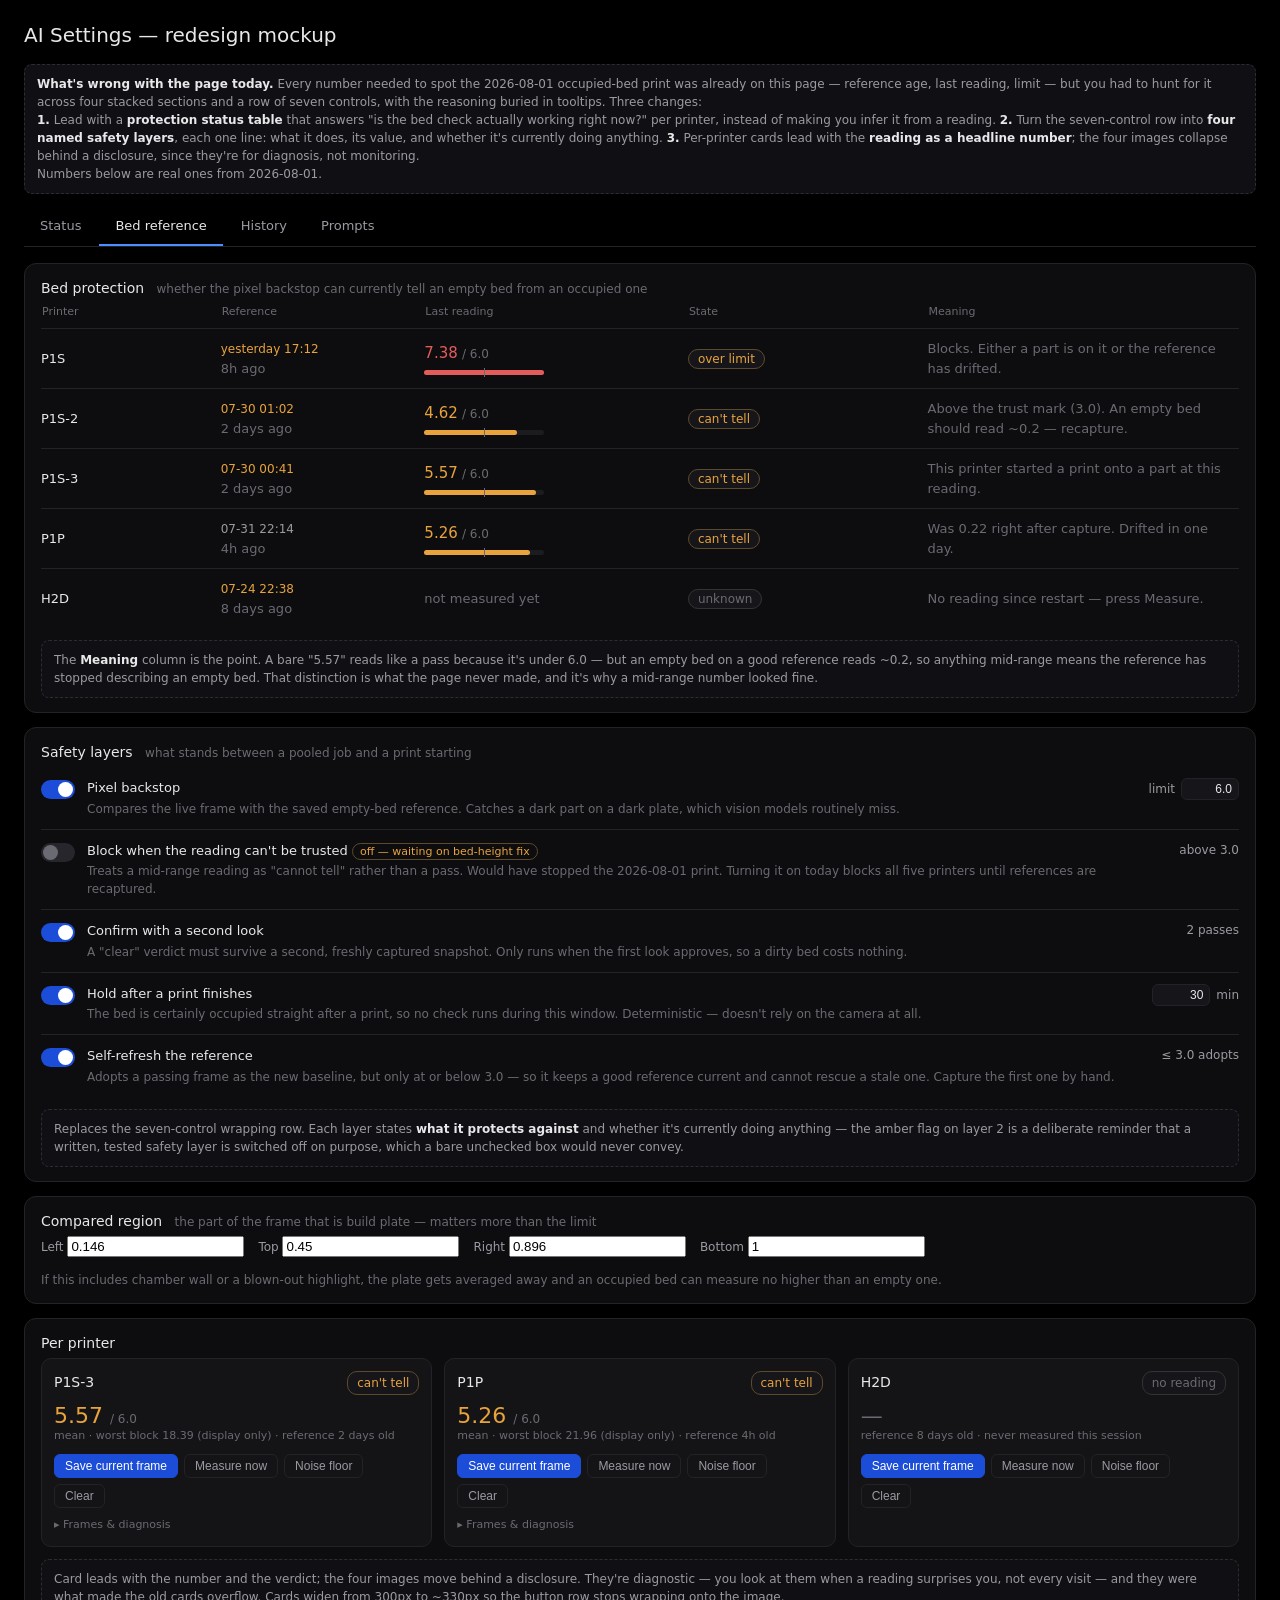
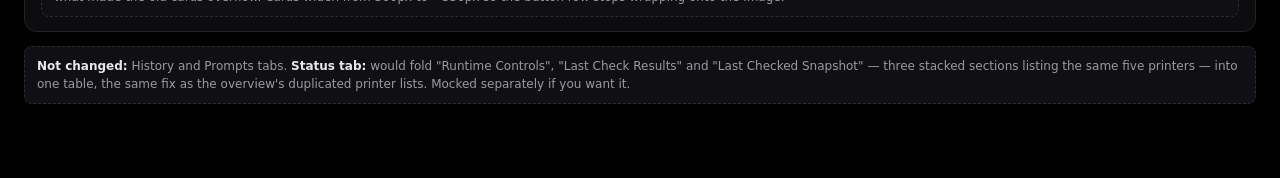
<file: docs/ai-settings-redesign-mockup.html>
<!DOCTYPE html>
<html lang="en">
<head>
<meta charset="utf-8">
<title>BambuFarm — AI Settings redesign mockup</title>
<style>
  :root{
    --bg:#000; --card:#0d0d0f; --card2:#141417; --line:#232327;
    --tx:#e8e8ea; --tx2:#9a9aa2; --tx3:#6a6a72;
    --ok:#3ecf7a; --warn:#e8a33d; --err:#e35c5c; --acc:#4c8dff;
  }
  *{box-sizing:border-box}
  body{margin:0;background:var(--bg);color:var(--tx);font:14px/1.5 "Segoe UI",system-ui,sans-serif;padding:20px 24px 60px}
  h1{font-size:20px;font-weight:500;margin:0 0 14px}
  .card{background:var(--card);border:1px solid var(--line);border-radius:12px;padding:14px 16px;margin-bottom:14px}
  .card h2{font-size:14px;font-weight:500;margin:0 0 4px}
  .card h2 .sub{font-weight:400;color:var(--tx3);font-size:12px;margin-left:8px}
  .hint{background:#101014;border:1px dashed #2c2c33;border-radius:8px;padding:10px 12px;font-size:12px;color:var(--tx2);margin-bottom:14px}
  .hint b{color:var(--tx)}
  .ok{color:var(--ok)} .warn{color:var(--warn)} .err{color:var(--err)} .mut{color:var(--tx3)} .acc{color:var(--acc)}
  .btn{background:transparent;border:1px solid var(--line);color:var(--tx2);border-radius:6px;padding:4px 10px;font-size:12px;cursor:pointer}
  .btn.p{background:#1b4dd8;border-color:#1b4dd8;color:#fff}

  /* tabs */
  .tabs{display:flex;gap:2px;border-bottom:1px solid var(--line);margin-bottom:16px}
  .tabs div{padding:8px 16px;font-size:13px;color:var(--tx2);cursor:pointer;border-bottom:2px solid transparent}
  .tabs div.on{color:var(--tx);border-bottom-color:var(--acc)}

  /* ---- protection strip: the headline answer to "is the bed check actually working?" ---- */
  table{width:100%;border-collapse:collapse;font-size:13px}
  th{text-align:left;font-weight:400;font-size:11px;color:var(--tx3);padding-bottom:8px}
  td{padding:10px 8px 10px 0;border-top:1px solid var(--line);vertical-align:middle}
  .nm{font-weight:500}
  .reading{font-variant-numeric:tabular-nums;font-size:15px;font-weight:500}
  .of{color:var(--tx3);font-size:12px;font-weight:400}
  .verdict{font-size:12px;padding:2px 9px;border-radius:10px;border:1px solid var(--line);background:#16161a;white-space:nowrap}
  .verdict.good{border-color:#2c5c3c;color:var(--ok)}
  .verdict.stale{border-color:#5c4a2c;color:var(--warn)}
  .verdict.none{border-color:#333;color:var(--tx3)}
  .age{font-size:12px;color:var(--tx2)}
  .age.old{color:var(--warn)}
  .bar{background:#1c1c20;border-radius:3px;height:5px;width:120px;margin-top:5px;position:relative}
  .bar i{display:block;height:5px;border-radius:3px}
  .bar u{position:absolute;top:-2px;width:1px;height:9px;background:var(--tx3)}

  /* ---- safety layers ---- */
  .layer{display:flex;align-items:flex-start;gap:12px;padding:11px 0;border-top:1px solid var(--line)}
  .layer:first-of-type{border-top:none}
  .layer .sw{width:34px;height:19px;border-radius:10px;background:#26262c;position:relative;flex:0 0 34px;margin-top:2px;cursor:pointer}
  .layer .sw i{position:absolute;top:2px;left:2px;width:15px;height:15px;border-radius:50%;background:#6a6a72;transition:.15s}
  .layer .sw.on{background:#1b4dd8}
  .layer .sw.on i{left:17px;background:#fff}
  .layer .txt{flex:1;min-width:0}
  .layer .ttl{font-size:13px}
  .layer .desc{font-size:12px;color:var(--tx3);margin-top:2px}
  .layer .val{font-size:12px;color:var(--tx2);white-space:nowrap;display:flex;align-items:center;gap:6px}
  .layer input{background:#16161a;border:1px solid var(--line);color:var(--tx);border-radius:6px;
               padding:3px 6px;width:58px;font-size:12px;text-align:right}
  .flag{font-size:11px;padding:1px 7px;border-radius:9px;border:1px solid #5c4a2c;color:var(--warn);white-space:nowrap}

  /* ---- per printer detail ---- */
  .grid{display:grid;grid-template-columns:repeat(auto-fill,minmax(330px,1fr));gap:12px}
  .pc{background:var(--card2);border:1px solid var(--line);border-radius:10px;padding:12px}
  .pc .hd{display:flex;align-items:center;justify-content:space-between;margin-bottom:9px}
  .pc .big{font-size:22px;font-variant-numeric:tabular-nums;font-weight:500;line-height:1.1}
  .pc .lbl{font-size:11px;color:var(--tx3)}
  .frames{display:flex;gap:8px;margin:10px 0 8px}
  .fr{flex:1}
  .fr .cap{font-size:10px;color:var(--tx3);margin-bottom:3px}
  .fr .img{height:72px;border-radius:5px;background:linear-gradient(160deg,#2a2a33,#15151a);
           border:1px solid var(--line);display:flex;align-items:center;justify-content:center;
           font-size:10px;color:var(--tx3)}
  .fr .img.diff{background:linear-gradient(160deg,#3a2626,#1a1416)}
  .pcbtns{display:flex;gap:6px;flex-wrap:wrap;margin-top:10px}
  details.more{margin-top:9px}
  details.more summary{font-size:11px;color:var(--tx3);cursor:pointer;list-style:none}
  details.more summary::-webkit-details-marker{display:none}
  details.more summary:before{content:"▸ ";}
  details.more[open] summary:before{content:"▾ ";}
</style>
</head>
<body>

<h1>AI Settings — redesign mockup</h1>

<div class="hint">
  <b>What's wrong with the page today.</b> Every number needed to spot the 2026-08-01 occupied-bed print was
  already on this page — reference age, last reading, limit — but you had to hunt for it across four stacked
  sections and a row of seven controls, with the reasoning buried in tooltips. Three changes:<br>
  <b>1.</b> Lead with a <b>protection status table</b> that answers "is the bed check actually working right now?"
  per printer, instead of making you infer it from a reading.
  <b>2.</b> Turn the seven-control row into <b>four named safety layers</b>, each one line: what it does, its
  value, and whether it's currently doing anything.
  <b>3.</b> Per-printer cards lead with the <b>reading as a headline number</b>; the four images collapse behind
  a disclosure, since they're for diagnosis, not monitoring.<br>
  Numbers below are real ones from 2026-08-01.
</div>

<div class="tabs">
  <div>Status</div><div class="on">Bed reference</div><div>History</div><div>Prompts</div>
</div>

<!-- ============ 1. PROTECTION STATUS ============ -->
<div class="card">
  <h2>Bed protection <span class="sub">whether the pixel backstop can currently tell an empty bed from an occupied one</span></h2>
  <table>
    <tr><th style="width:15%">Printer</th><th style="width:17%">Reference</th><th style="width:22%">Last reading</th>
        <th style="width:20%">State</th><th>Meaning</th></tr>

    <tr><td class="nm">P1S</td>
        <td><span class="age old">yesterday 17:12</span><div class="lbl mut">8h ago</div></td>
        <td><span class="reading err">7.38</span> <span class="of">/ 6.0</span>
            <div class="bar"><i style="width:100%;background:var(--err)"></i><u style="left:50%"></u></div></td>
        <td><span class="verdict stale">over limit</span></td>
        <td class="mut">Blocks. Either a part is on it or the reference has drifted.</td></tr>

    <tr><td class="nm">P1S-2</td>
        <td><span class="age old">07-30 01:02</span><div class="lbl mut">2 days ago</div></td>
        <td><span class="reading warn">4.62</span> <span class="of">/ 6.0</span>
            <div class="bar"><i style="width:77%;background:var(--warn)"></i><u style="left:50%"></u></div></td>
        <td><span class="verdict stale">can't tell</span></td>
        <td class="mut">Above the trust mark (3.0). An empty bed should read ~0.2 — recapture.</td></tr>

    <tr><td class="nm">P1S-3</td>
        <td><span class="age old">07-30 00:41</span><div class="lbl mut">2 days ago</div></td>
        <td><span class="reading warn">5.57</span> <span class="of">/ 6.0</span>
            <div class="bar"><i style="width:93%;background:var(--warn)"></i><u style="left:50%"></u></div></td>
        <td><span class="verdict stale">can't tell</span></td>
        <td class="mut">This printer started a print onto a part at this reading.</td></tr>

    <tr><td class="nm">P1P</td>
        <td><span class="age">07-31 22:14</span><div class="lbl mut">4h ago</div></td>
        <td><span class="reading warn">5.26</span> <span class="of">/ 6.0</span>
            <div class="bar"><i style="width:88%;background:var(--warn)"></i><u style="left:50%"></u></div></td>
        <td><span class="verdict stale">can't tell</span></td>
        <td class="mut">Was 0.22 right after capture. Drifted in one day.</td></tr>

    <tr><td class="nm">H2D</td>
        <td><span class="age old">07-24 22:38</span><div class="lbl mut">8 days ago</div></td>
        <td class="mut">not measured yet</td>
        <td><span class="verdict none">unknown</span></td>
        <td class="mut">No reading since restart — press Measure.</td></tr>
  </table>
  <div class="hint" style="margin:12px 0 0">
    The <b>Meaning</b> column is the point. A bare "5.57" reads like a pass because it's under 6.0 — but an
    empty bed on a good reference reads ~0.2, so anything mid-range means the reference has stopped describing
    an empty bed. That distinction is what the page never made, and it's why a mid-range number looked fine.
  </div>
</div>

<!-- ============ 2. SAFETY LAYERS ============ -->
<div class="card">
  <h2>Safety layers <span class="sub">what stands between a pooled job and a print starting</span></h2>

  <div class="layer">
    <div class="sw on"><i></i></div>
    <div class="txt">
      <div class="ttl">Pixel backstop</div>
      <div class="desc">Compares the live frame with the saved empty-bed reference. Catches a dark part on a dark
        plate, which vision models routinely miss.</div>
    </div>
    <div class="val">limit <input value="6.0"></div>
  </div>

  <div class="layer">
    <div class="sw"><i></i></div>
    <div class="txt">
      <div class="ttl">Block when the reading can't be trusted <span class="flag">off — waiting on bed-height fix</span></div>
      <div class="desc">Treats a mid-range reading as "cannot tell" rather than a pass. Would have stopped the
        2026-08-01 print. Turning it on today blocks all five printers until references are recaptured.</div>
    </div>
    <div class="val mut">above 3.0</div>
  </div>

  <div class="layer">
    <div class="sw on"><i></i></div>
    <div class="txt">
      <div class="ttl">Confirm with a second look</div>
      <div class="desc">A "clear" verdict must survive a second, freshly captured snapshot. Only runs when the
        first look approves, so a dirty bed costs nothing.</div>
    </div>
    <div class="val mut">2 passes</div>
  </div>

  <div class="layer">
    <div class="sw on"><i></i></div>
    <div class="txt">
      <div class="ttl">Hold after a print finishes</div>
      <div class="desc">The bed is certainly occupied straight after a print, so no check runs during this window.
        Deterministic — doesn't rely on the camera at all.</div>
    </div>
    <div class="val"><input value="30"> min</div>
  </div>

  <div class="layer">
    <div class="sw on"><i></i></div>
    <div class="txt">
      <div class="ttl">Self-refresh the reference</div>
      <div class="desc">Adopts a passing frame as the new baseline, but only at or below 3.0 — so it keeps a good
        reference current and cannot rescue a stale one. Capture the first one by hand.</div>
    </div>
    <div class="val mut">≤ 3.0 adopts</div>
  </div>

  <div class="hint" style="margin:12px 0 0">
    Replaces the seven-control wrapping row. Each layer states <b>what it protects against</b> and whether it's
    currently doing anything — the amber flag on layer 2 is a deliberate reminder that a written, tested safety
    layer is switched off on purpose, which a bare unchecked box would never convey.
  </div>
</div>

<!-- ============ 3. COMPARED REGION ============ -->
<div class="card">
  <h2>Compared region <span class="sub">the part of the frame that is build plate — matters more than the limit</span></h2>
  <div class="val" style="display:flex;gap:14px;align-items:center;flex-wrap:wrap;font-size:12px;color:var(--tx2)">
    <span>Left <input value="0.146"></span><span>Top <input value="0.45"></span>
    <span>Right <input value="0.896"></span><span>Bottom <input value="1"></span>
    <span class="mut">If this includes chamber wall or a blown-out highlight, the plate gets averaged away and an
      occupied bed can measure no higher than an empty one.</span>
  </div>
</div>

<!-- ============ 4. PER PRINTER ============ -->
<div class="card">
  <h2>Per printer</h2>
  <div class="grid">

    <div class="pc">
      <div class="hd"><span class="nm">P1S-3</span><span class="verdict stale">can't tell</span></div>
      <div class="big warn">5.57 <span class="of">/ 6.0</span></div>
      <div class="lbl">mean · worst block 18.39 (display only) · reference 2 days old</div>
      <div class="pcbtns">
        <button class="btn p">Save current frame</button>
        <button class="btn">Measure now</button>
        <button class="btn">Noise floor</button>
        <button class="btn">Clear</button>
      </div>
      <details class="more"><summary>Frames &amp; diagnosis</summary>
        <div class="frames">
          <div class="fr"><div class="cap">Reference</div><div class="img">empty bed</div></div>
          <div class="fr"><div class="cap">Last measured</div><div class="img">live frame</div></div>
        </div>
        <div class="frames">
          <div class="fr"><div class="cap">Compared region</div><div class="img">crop</div></div>
          <div class="fr"><div class="cap">What differs</div><div class="img diff">heatmap</div></div>
        </div>
      </details>
    </div>

    <div class="pc">
      <div class="hd"><span class="nm">P1P</span><span class="verdict stale">can't tell</span></div>
      <div class="big warn">5.26 <span class="of">/ 6.0</span></div>
      <div class="lbl">mean · worst block 21.96 (display only) · reference 4h old</div>
      <div class="pcbtns">
        <button class="btn p">Save current frame</button>
        <button class="btn">Measure now</button>
        <button class="btn">Noise floor</button>
        <button class="btn">Clear</button>
      </div>
      <details class="more"><summary>Frames &amp; diagnosis</summary>
        <div class="frames">
          <div class="fr"><div class="cap">Reference</div><div class="img">empty bed</div></div>
          <div class="fr"><div class="cap">Last measured</div><div class="img">live frame</div></div>
        </div>
      </details>
    </div>

    <div class="pc">
      <div class="hd"><span class="nm">H2D</span><span class="verdict none">no reading</span></div>
      <div class="big mut">—</div>
      <div class="lbl">reference 8 days old · never measured this session</div>
      <div class="pcbtns">
        <button class="btn p">Save current frame</button>
        <button class="btn">Measure now</button>
        <button class="btn">Noise floor</button>
        <button class="btn">Clear</button>
      </div>
    </div>

  </div>
  <div class="hint" style="margin:12px 0 0">
    Card leads with the number and the verdict; the four images move behind a disclosure. They're diagnostic —
    you look at them when a reading surprises you, not every visit — and they were what made the old cards
    overflow. Cards widen from 300px to ~330px so the button row stops wrapping onto the image.
  </div>
</div>

<div class="hint">
  <b>Not changed:</b> History and Prompts tabs. <b>Status tab:</b> would fold "Runtime Controls", "Last Check
  Results" and "Last Checked Snapshot" — three stacked sections listing the same five printers — into one table,
  the same fix as the overview's duplicated printer lists. Mocked separately if you want it.
</div>

</body>
</html>
</file>
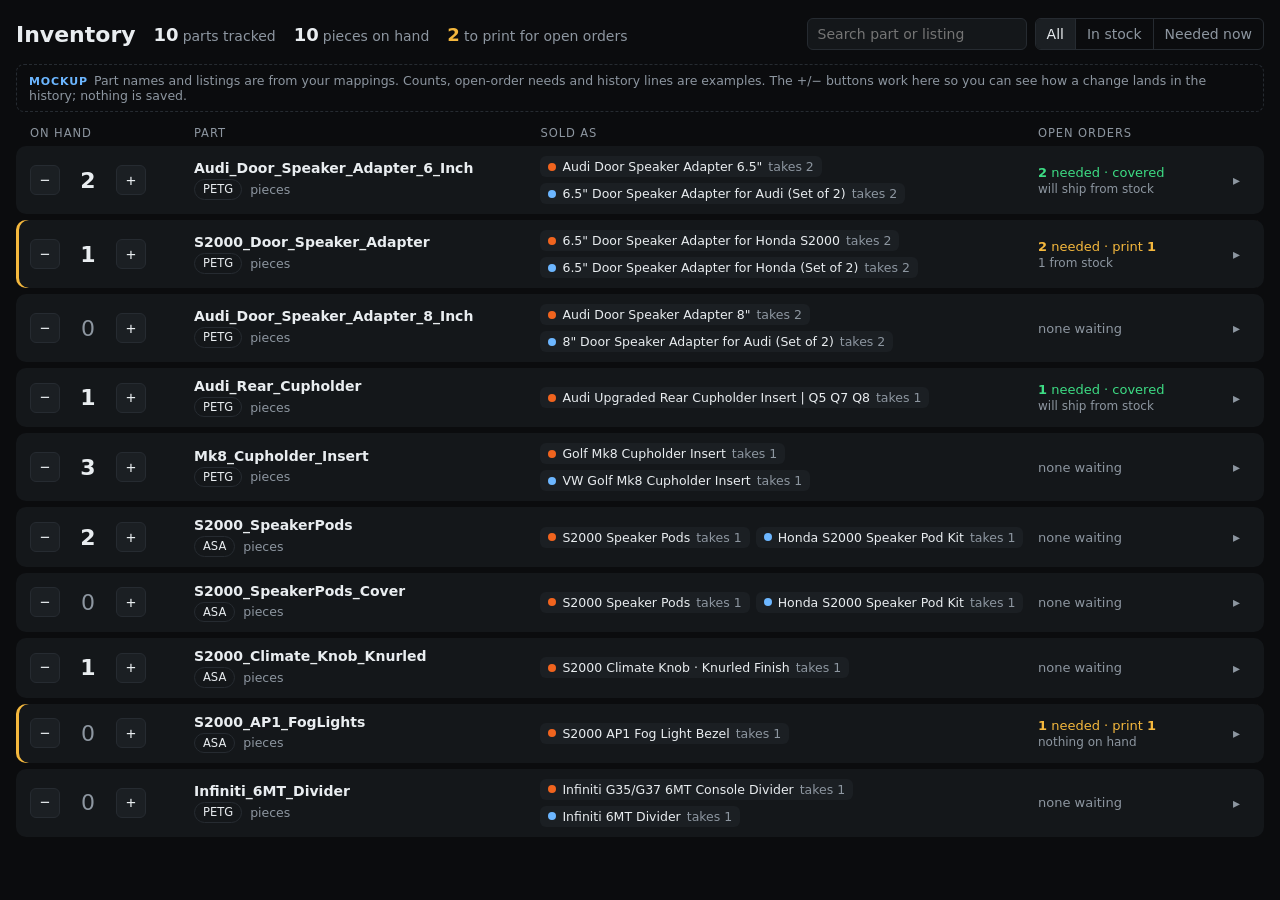
<file: docs/inventory-mockup.html>
<!doctype html>
<html lang="en">
<head>
<meta charset="utf-8">
<meta name="viewport" content="width=device-width, initial-scale=1">
<style>body{margin:0}</style>
<title>Inventory Page Mockup</title>
<style>
/* Layout: one row per printed part. Count on the left where the eye lands, who sells it in the middle,
   what open orders need on the right. A row opens to show its history. */
:root {
  color-scheme: dark;
  --bg: #0b0c0e;         /* the app's dark theme */
  --panel: #14171a;
  --panel-2: #1b1f23;
  --line: #262b31;
  --fg: #e9edf0;
  --dim: #8d96a0;
  --ok: #3ddc84;
  --warn: #f5b83d;
  --bad: #ff5f5f;
  --etsy: #f1641e;
  --ebay: #6cb6ff;
  --font: system-ui, -apple-system, "Segoe UI", Roboto, sans-serif;
}
body { background: var(--bg); color: var(--fg); font-family: var(--font); font-size: 14px; font-variant-numeric: tabular-nums; }
.page { max-width: 1280px; margin-inline: auto; padding-inline: 16px; padding-block: 18px 40px; display: flex; flex-direction: column; gap: 14px; }
h1 { margin: 0; font-size: 22px; font-weight: 600; }
.note { border: 1px dashed var(--line); border-radius: 8px; padding: 8px 12px; color: var(--dim); font-size: 12.5px; }
.note strong { color: var(--ebay); font-weight: 600; text-transform: uppercase; letter-spacing: .08em; font-size: 11px; margin-right: 6px; }

.top { display: flex; flex-wrap: wrap; align-items: center; gap: 10px 18px; }
.sum { display: flex; gap: 18px; color: var(--dim); flex-wrap: wrap; }
.sum b { color: var(--fg); font-size: 18px; font-weight: 600; margin-right: 4px; }
.sum .short b { color: var(--warn); }
.tools { margin-left: auto; display: flex; flex-wrap: wrap; gap: 8px; align-items: center; }
input[type=search] { background: var(--panel); border: 1px solid var(--line); color: var(--fg); border-radius: 6px; padding: 7px 10px; font: inherit; width: 220px; max-width: 100%; }
.seg { display: inline-flex; border: 1px solid var(--line); border-radius: 6px; overflow: hidden; }
.seg button { background: none; color: var(--dim); border: 0; padding: 7px 11px; font: inherit; cursor: pointer; }
.seg button + button { border-left: 1px solid var(--line); }
.seg button[aria-pressed=true] { background: var(--panel-2); color: var(--fg); }
button:focus-visible, input:focus-visible { outline: 2px solid var(--ebay); outline-offset: 2px; }

.list { display: flex; flex-direction: column; gap: 6px; }
.head, .row > .main { display: grid; grid-template-columns: 150px minmax(0, 1.1fr) minmax(0, 1.6fr) 170px 28px; gap: 14px; align-items: center; }
.head { color: var(--dim); font-size: 11.5px; text-transform: uppercase; letter-spacing: .08em; padding: 0 14px; }
.row { background: var(--panel); border-radius: 10px; }
.row > .main { padding: 10px 14px; }
.row.short { box-shadow: inset 3px 0 0 var(--warn); }

.count { display: flex; align-items: center; gap: 6px; }
.count button { width: 30px; height: 30px; border-radius: 6px; border: 1px solid var(--line); background: var(--panel-2); color: var(--fg); font-size: 17px; line-height: 1; cursor: pointer; }
.count output { min-width: 44px; text-align: center; font-size: 22px; font-weight: 600; }
.count output.zero { color: var(--dim); font-weight: 400; }

.part { min-width: 0; }
.part .name { font-weight: 600; overflow-wrap: anywhere; }
.part .meta { color: var(--dim); font-size: 12.5px; margin-top: 3px; display: flex; gap: 8px; flex-wrap: wrap; align-items: center; }
.mat { border: 1px solid var(--line); border-radius: 99px; padding: 0 8px; line-height: 1.6; font-size: 11.5px; color: var(--fg); }

.sold { display: flex; flex-wrap: wrap; gap: 6px; min-width: 0; }
.chip { display: inline-flex; align-items: center; gap: 6px; background: var(--panel-2); border-radius: 6px; padding: 3px 8px; font-size: 12.5px; max-width: 100%; }
.chip i { width: 8px; height: 8px; border-radius: 50%; flex: none; }
.chip.etsy i { background: var(--etsy); } .chip.ebay i { background: var(--ebay); }
.chip span { overflow: hidden; text-overflow: ellipsis; white-space: nowrap; }
.chip em { font-style: normal; color: var(--dim); white-space: nowrap; }
.unmapped { color: var(--dim); font-size: 12.5px; }

.need { font-size: 13px; }
.need b { font-weight: 600; }
.need.covered { color: var(--ok); }
.need.print { color: var(--warn); }
.need.none { color: var(--dim); }
.need small { display: block; color: var(--dim); font-size: 12px; margin-top: 2px; }

.tog { background: none; border: 0; color: var(--dim); cursor: pointer; font-size: 14px; padding: 4px; }
.hist { border-top: 1px solid var(--line); padding: 10px 14px 12px; display: none; }
.row.open .hist { display: block; }
.hist h3 { margin: 0 0 6px; font-size: 11.5px; font-weight: 600; text-transform: uppercase; letter-spacing: .08em; color: var(--dim); }
.hist ul { list-style: none; margin: 0; padding: 0; display: flex; flex-direction: column; gap: 4px; }
.hist li { display: grid; grid-template-columns: 110px 48px minmax(0, 1fr) 60px; gap: 10px; font-size: 13px; }
.hist .when, .hist .bal { color: var(--dim); }
.hist .bal { text-align: right; }
.hist .d.plus { color: var(--ok); } .hist .d.minus { color: var(--warn); }
.empty { color: var(--dim); padding: 20px; text-align: center; }

@media (max-width: 860px) {
  .head { display: none; }
  .row > .main { grid-template-columns: minmax(0, 1fr) auto; grid-template-areas: "part tog" "count need" "sold sold"; row-gap: 10px; }
  .part { grid-area: part; } .count { grid-area: count; } .sold { grid-area: sold; } .need { grid-area: need; text-align: right; } .tog { grid-area: tog; }
  .hist li { grid-template-columns: 84px 40px minmax(0, 1fr); } .hist .bal { display: none; }
  .tools { margin-left: 0; }
}
</style>
</head>
<body>

<div class="page">
  <div class="top">
    <h1>Inventory</h1>
    <div class="sum">
      <span><b id="s-parts">0</b>parts tracked</span>
      <span><b id="s-pieces">0</b>pieces on hand</span>
      <span class="short"><b id="s-short">0</b>to print for open orders</span>
    </div>
    <div class="tools">
      <input type="search" id="q" placeholder="Search part or listing" aria-label="Search">
      <span class="seg" id="seg"><button data-f="all" aria-pressed="true">All</button><button data-f="stock">In stock</button><button data-f="need">Needed now</button></span>
    </div>
  </div>

  <div class="note"><strong>Mockup</strong>Part names and listings are from your mappings. Counts, open-order needs and history lines are examples. The +/− buttons work here so you can see how a change lands in the history; nothing is saved.</div>

  <div class="list">
    <div class="head"><span>On hand</span><span>Part</span><span>Sold as</span><span>Open orders</span><span></span></div>
    <div id="rows"></div>
  </div>
</div>

<script>
const PARTS = [
  { file: "Audi_Door_Speaker_Adapter_6_Inch", mat: "PETG", n: 2, need: 2,
    sold: [["etsy", "Audi Door Speaker Adapter 6.5\"", 2], ["ebay", "6.5\" Door Speaker Adapter for Audi (Set of 2)", 2]],
    hist: [["Oct 4, 21:12", -2, "Etsy #4190551207 filled from stock", 2], ["Oct 2, 18:40", +4, "Added by hand: printed spares", 4]] },
  { file: "S2000_Door_Speaker_Adapter", mat: "PETG", n: 1, need: 2,
    sold: [["etsy", "6.5\" Door Speaker Adapter for Honda S2000", 2], ["ebay", "6.5\" Door Speaker Adapter for Honda (Set of 2)", 2]],
    hist: [["Oct 5, 08:55", +1, "Added by hand: duplicate from the migration", 1]] },
  { file: "Audi_Door_Speaker_Adapter_8_Inch", mat: "PETG", n: 0, need: 0,
    sold: [["etsy", "Audi Door Speaker Adapter 8\"", 2], ["ebay", "8\" Door Speaker Adapter for Audi (Set of 2)", 2]], hist: [] },
  { file: "Audi_Rear_Cupholder", mat: "PETG", n: 1, need: 1,
    sold: [["etsy", "Audi Upgraded Rear Cupholder Insert | Q5 Q7 Q8", 1]],
    hist: [["Oct 5, 08:55", +1, "Added by hand: duplicate from the migration", 1]] },
  { file: "Mk8_Cupholder_Insert", mat: "PETG", n: 3, need: 0,
    sold: [["etsy", "Golf Mk8 Cupholder Insert", 1], ["ebay", "VW Golf Mk8 Cupholder Insert", 1]],
    hist: [["Oct 1, 10:20", -1, "eBay 19-15201-44810 filled from stock", 3], ["Sep 28, 14:03", +4, "Added by hand", 4]] },
  { file: "S2000_SpeakerPods", mat: "ASA", n: 2, need: 0,
    sold: [["etsy", "S2000 Speaker Pods", 1], ["ebay", "Honda S2000 Speaker Pod Kit", 1]],
    hist: [["Sep 30, 09:10", +2, "Moved from shared code S2000_SpeakerPod", 2]] },
  { file: "S2000_SpeakerPods_Cover", mat: "ASA", n: 0, need: 0,
    sold: [["etsy", "S2000 Speaker Pods", 1], ["ebay", "Honda S2000 Speaker Pod Kit", 1]], hist: [] },
  { file: "S2000_Climate_Knob_Knurled", mat: "ASA", n: 1, need: 0,
    sold: [["etsy", "S2000 Climate Knob · Knurled Finish", 1]],
    hist: [["Sep 30, 09:10", +1, "Moved from listing stock", 1]] },
  { file: "S2000_AP1_FogLights", mat: "ASA", n: 0, need: 1,
    sold: [["etsy", "S2000 AP1 Fog Light Bezel", 1]], hist: [] },
  { file: "Infiniti_6MT_Divider", mat: "PETG", n: 0, need: 0,
    sold: [["etsy", "Infiniti G35/G37 6MT Console Divider", 1], ["ebay", "Infiniti 6MT Divider", 1]], hist: [] },
];
let filter = "all", query = "";
const rows = document.getElementById("rows");
const open = new Set();

function needHtml(p) {
  if (!p.need) return `<div class="need none">none waiting</div>`;
  const short = Math.max(0, p.need - p.n);
  return short === 0
    ? `<div class="need covered"><b>${p.need}</b> needed · covered<small>will ship from stock</small></div>`
    : `<div class="need print"><b>${p.need}</b> needed · print <b>${short}</b><small>${p.n ? p.n + " from stock" : "nothing on hand"}</small></div>`;
}
function render() {
  const list = PARTS.filter(p => (filter === "all" || (filter === "stock" && p.n > 0) || (filter === "need" && p.need > 0))
    && (!query || (p.file + " " + p.sold.map(s => s[1]).join(" ")).toLowerCase().includes(query)));
  rows.innerHTML = list.length ? list.map(p => {
    const i = PARTS.indexOf(p), short = p.need > p.n;
    return `<div class="row${short ? " short" : ""}${open.has(i) ? " open" : ""}" style="margin-bottom:6px">
      <div class="main">
        <div class="count"><button data-a="dec" data-i="${i}" aria-label="Remove one ${p.file}">−</button>
          <output class="${p.n ? "" : "zero"}">${p.n}</output>
          <button data-a="inc" data-i="${i}" aria-label="Add one ${p.file}">+</button></div>
        <div class="part"><div class="name">${p.file}</div><div class="meta"><span class="mat">${p.mat}</span><span>pieces</span></div></div>
        <div class="sold">${p.sold.map(s => `<span class="chip ${s[0]}" title="${s[1]}"><i></i><span>${s[1]}</span><em>takes ${s[2]}</em></span>`).join("")}</div>
        ${needHtml(p)}
        <button class="tog" data-a="tog" data-i="${i}" aria-label="Show history" aria-expanded="${open.has(i)}">${open.has(i) ? "▾" : "▸"}</button>
      </div>
      <div class="hist"><h3>History</h3>${p.hist.length ? `<ul>${p.hist.map(h => `<li><span class="when">${h[0]}</span><span class="d ${h[1] > 0 ? "plus" : "minus"}">${h[1] > 0 ? "+" : "−"}${Math.abs(h[1])}</span><span>${h[2]}</span><span class="bal">${h[3]} left</span></li>`).join("")}</ul>` : `<span class="unmapped">No changes recorded yet.</span>`}</div>
    </div>`; }).join("") : `<div class="empty">Nothing matches.</div>`;
  document.getElementById("s-parts").textContent = PARTS.length;
  document.getElementById("s-pieces").textContent = PARTS.reduce((a, p) => a + p.n, 0);
  document.getElementById("s-short").textContent = PARTS.reduce((a, p) => a + Math.max(0, p.need - p.n), 0);
}
rows.addEventListener("click", e => {
  const b = e.target.closest("button[data-a]"); if (!b) return;
  const i = +b.dataset.i, p = PARTS[i];
  if (b.dataset.a === "tog") { open.has(i) ? open.delete(i) : open.add(i); }
  else {
    const d = b.dataset.a === "inc" ? 1 : -1;
    if (p.n + d < 0) return;
    p.n += d; p.hist.unshift(["just now", d, d > 0 ? "Added by hand" : "Removed by hand", p.n]); open.add(i);
  }
  render();
});
document.getElementById("q").addEventListener("input", e => { query = e.target.value.trim().toLowerCase(); render(); });
document.getElementById("seg").addEventListener("click", e => {
  const b = e.target.closest("button"); if (!b) return;
  [...b.parentNode.children].forEach(x => x.setAttribute("aria-pressed", x === b));
  filter = b.dataset.f; render();
});
render();
</script>
</body>
</html>
</file>
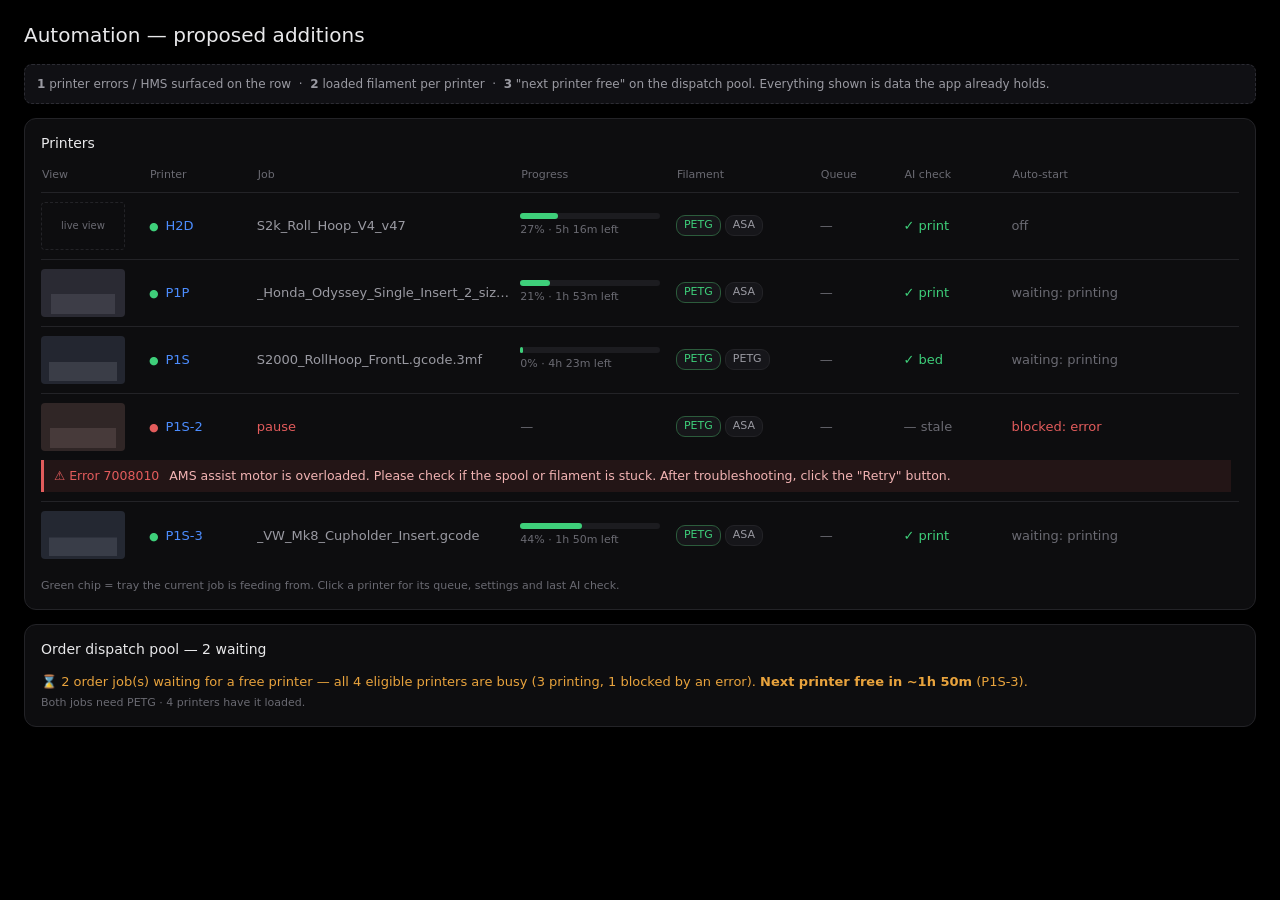
<file: docs/overview-health-mockup.html>
<!DOCTYPE html>
<html lang="en">
<head>
<meta charset="utf-8">
<title>BambuFarm — errors, filament, time-to-free mockup</title>
<style>
  :root{
    --bg:#000; --card:#0d0d0f; --card2:#141417; --line:#232327;
    --tx:#e8e8ea; --tx2:#9a9aa2; --tx3:#6a6a72;
    --ok:#3ecf7a; --warn:#e8a33d; --err:#e35c5c; --acc:#4c8dff;
  }
  *{box-sizing:border-box}
  body{margin:0;background:var(--bg);color:var(--tx);font:14px/1.5 "Segoe UI",system-ui,sans-serif;padding:20px 24px 60px}
  h1{font-size:20px;font-weight:500;margin:0 0 14px}
  .card{background:var(--card);border:1px solid var(--line);border-radius:12px;padding:14px 16px;margin-bottom:14px}
  .card h2{font-size:14px;font-weight:500;margin:0 0 12px}
  .hint{background:#101014;border:1px dashed #2c2c33;border-radius:8px;padding:10px 12px;font-size:12px;color:var(--tx2);margin-bottom:14px}
  table{width:100%;border-collapse:collapse;font-size:13px}
  th{text-align:left;font-weight:400;font-size:11px;color:var(--tx3);padding-bottom:8px}
  td{padding:9px 8px 9px 0;border-top:1px solid var(--line);vertical-align:middle}
  tr.err-row td{border-top:none;padding-top:0}
  .nm{font-weight:500;color:var(--acc);text-decoration:none}
  .dot{font-size:11px;margin-right:7px}
  .file{color:var(--tx2);overflow:hidden;text-overflow:ellipsis;white-space:nowrap;max-width:0;width:22%}
  .bar{background:#1c1c20;border-radius:3px;height:6px;max-width:140px}
  .bar i{display:block;height:6px;border-radius:3px;background:var(--ok)}
  .pct{font-size:11px;color:var(--tx3);margin-top:3px}
  .thumb img,.thumb .none{width:84px;height:48px;border-radius:4px;object-fit:cover;display:block;cursor:pointer}
  .thumb .none{display:flex;align-items:center;justify-content:center;border:1px dashed var(--line);font-size:10px;color:var(--tx3)}
  .btn{background:transparent;border:1px solid var(--line);color:var(--tx2);border-radius:6px;padding:4px 10px;font-size:12px;cursor:pointer}
  .btn.p{background:#1b4dd8;border-color:#1b4dd8;color:#fff}
  .ok{color:var(--ok)} .warn{color:var(--warn)} .err{color:var(--err)} .mut{color:var(--tx3)}

  /* filament chips: what each tray currently holds - this is what decides dispatch eligibility */
  .fil{display:flex;gap:4px;flex-wrap:wrap}
  .fil span{font-size:11px;padding:1px 7px;border-radius:9px;border:1px solid var(--line);
            background:#16161a;color:var(--tx2);white-space:nowrap}
  .fil span.hi{border-color:#2c5c3c;color:var(--ok)}

  /* the error banner - full width under the row it belongs to */
  .err-banner{background:rgba(227,92,92,.10);border-left:3px solid var(--err);border-radius:0;
              padding:7px 10px;font-size:12.5px;color:#f2b3b3;display:flex;gap:10px;align-items:flex-start}
  .err-banner b{color:var(--err);font-weight:500;white-space:nowrap}
  .err-banner .txt{min-width:0}
</style>
</head>
<body>

<h1>Automation — proposed additions</h1>

<div class="hint"><b>1</b> printer errors / HMS surfaced on the row &nbsp;·&nbsp; <b>2</b> loaded filament per printer
&nbsp;·&nbsp; <b>3</b> "next printer free" on the dispatch pool. Everything shown is data the app already holds.</div>

<div class="card">
  <h2>Printers</h2>
  <table>
    <tr>
      <th style="width:92px">View</th><th style="width:9%">Printer</th><th style="width:22%">Job</th>
      <th style="width:13%">Progress</th><th style="width:12%">Filament</th><th style="width:7%">Queue</th>
      <th style="width:9%">AI check</th><th style="width:11%">Auto-start</th><th style="width:8%"></th>
    </tr>

    <tr>
      <td><div class="thumb"><div class="none">live view</div></div></td>
      <td><span class="dot ok">&#9679;</span><a class="nm" href="#">H2D</a></td>
      <td class="file">S2k_Roll_Hoop_V4_v47</td>
      <td><div class="bar"><i style="width:27%"></i></div><div class="pct">27% &middot; 5h 16m left</div></td>
      <td><div class="fil"><span class="hi">PETG</span><span>ASA</span></div></td>
      <td class="mut">&mdash;</td><td class="ok">&#10003; print</td><td class="mut">off</td><td></td>
    </tr>

    <tr>
      <td><div class="thumb"><img alt="" src="data:image/svg+xml;utf8,<svg xmlns='http://www.w3.org/2000/svg' width='168' height='96'><rect width='168' height='96' fill='%232a2a33'/><rect x='20' y='50' width='128' height='40' fill='%233d3d47'/></svg>"></div></td>
      <td><span class="dot ok">&#9679;</span><a class="nm" href="#">P1P</a></td>
      <td class="file">_Honda_Odyssey_Single_Insert_2_size.gcode</td>
      <td><div class="bar"><i style="width:21%"></i></div><div class="pct">21% &middot; 1h 53m left</div></td>
      <td><div class="fil"><span class="hi">PETG</span><span>ASA</span></div></td>
      <td class="mut">&mdash;</td><td class="ok">&#10003; print</td><td class="mut">waiting: printing</td><td></td>
    </tr>

    <tr>
      <td><div class="thumb"><img alt="" src="data:image/svg+xml;utf8,<svg xmlns='http://www.w3.org/2000/svg' width='168' height='96'><rect width='168' height='96' fill='%23232630'/><rect x='16' y='52' width='136' height='38' fill='%233a3d47'/></svg>"></div></td>
      <td><span class="dot ok">&#9679;</span><a class="nm" href="#">P1S</a></td>
      <td class="file">S2000_RollHoop_FrontL.gcode.3mf</td>
      <td><div class="bar"><i style="width:2%"></i></div><div class="pct">0% &middot; 4h 23m left</div></td>
      <td><div class="fil"><span class="hi">PETG</span><span>PETG</span></div></td>
      <td class="mut">&mdash;</td><td class="ok">&#10003; bed</td><td class="mut">waiting: printing</td><td></td>
    </tr>

    <tr>
      <td><div class="thumb"><img alt="" src="data:image/svg+xml;utf8,<svg xmlns='http://www.w3.org/2000/svg' width='168' height='96'><rect width='168' height='96' fill='%23302626'/><rect x='18' y='50' width='132' height='40' fill='%23473a3a'/></svg>"></div></td>
      <td><span class="dot err">&#9679;</span><a class="nm" href="#">P1S-2</a></td>
      <td class="file err">pause</td>
      <td class="mut">&mdash;</td>
      <td><div class="fil"><span class="hi">PETG</span><span>ASA</span></div></td>
      <td class="mut">&mdash;</td>
      <td class="mut">&mdash; stale</td>
      <td class="err">blocked: error</td>
      <td></td>
    </tr>
    <tr class="err-row"><td colspan="9">
      <div class="err-banner">
        <b>&#9888; Error 7008010</b>
        <span class="txt">AMS assist motor is overloaded. Please check if the spool or filament is stuck.
        After troubleshooting, click the "Retry" button.</span>
      </div>
    </td></tr>

    <tr>
      <td><div class="thumb"><img alt="" src="data:image/svg+xml;utf8,<svg xmlns='http://www.w3.org/2000/svg' width='168' height='96'><rect width='168' height='96' fill='%23242832'/><rect x='16' y='53' width='136' height='37' fill='%23393d48'/></svg>"></div></td>
      <td><span class="dot ok">&#9679;</span><a class="nm" href="#">P1S-3</a></td>
      <td class="file">_VW_Mk8_Cupholder_Insert.gcode</td>
      <td><div class="bar"><i style="width:44%"></i></div><div class="pct">44% &middot; 1h 50m left</div></td>
      <td><div class="fil"><span class="hi">PETG</span><span>ASA</span></div></td>
      <td class="mut">&mdash;</td><td class="ok">&#10003; print</td><td class="mut">waiting: printing</td><td></td>
    </tr>
  </table>
  <div class="pct" style="margin-top:10px">Green chip = tray the current job is feeding from. Click a printer for its queue, settings and last AI check.</div>
</div>

<div class="card">
  <h2>Order dispatch pool &mdash; 2 waiting</h2>
  <div style="color:var(--warn);font-size:13px;margin-bottom:4px">
    &#8987; 2 order job(s) waiting for a free printer &mdash; all 4 eligible printers are busy
    (3 printing, 1 blocked by an error). <b>Next printer free in ~1h 50m</b> (P1S-3).
  </div>
  <div class="pct">Both jobs need PETG &middot; 4 printers have it loaded.</div>
</div>

</body>
</html>
</file>
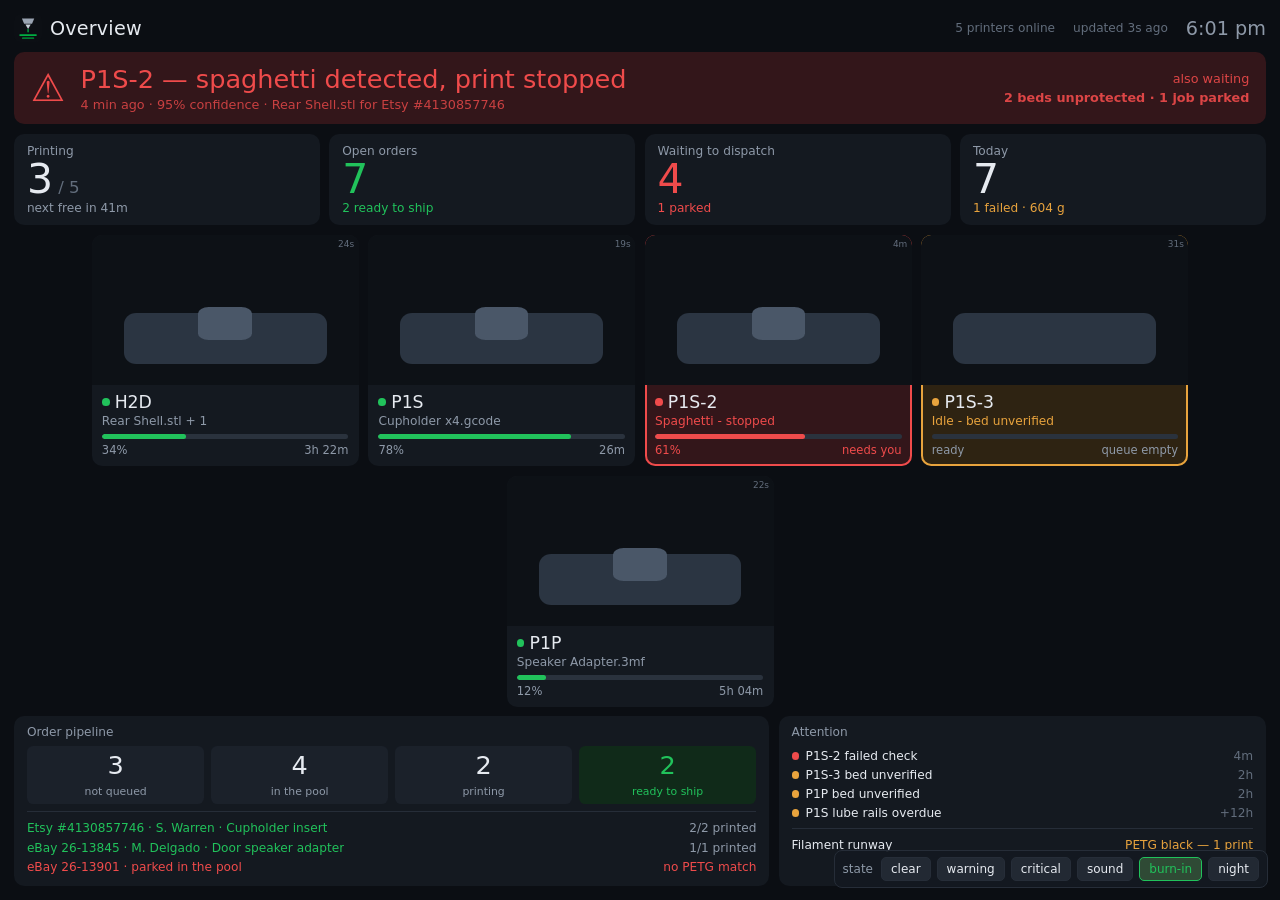
<file: docs/overview-mockup.html>
<!DOCTYPE html>
<html lang="en" data-state="critical">
<head>
<meta charset="utf-8">
<meta name="viewport" content="width=device-width, initial-scale=1">
<title>Overview - wall display mockup</title>
<!--
  Standalone mockup of the proposed Overview page. Static fake data, no server.

  Open it fullscreen (F11) on the actual monitor before I build the real thing - the whole point of this
  page is that it's readable from across the room, and that is not a judgement you can make in a browser
  window on a laptop. Everything here scales off the viewport, so it will size itself to your screen -
  try it on the TV, an ultrawide and a portrait monitor: the tiles re-flow so every camera stays whole.

  Demo-only controls (bottom right, fade out after a few seconds - move the mouse to bring them back):
    * State      - switch between all clear / warning / critical, to see how loud the screen gets
    * Sound      - chime when something enters a failed state
    * Burn-in    - the slow pixel shift, sped up ~100x so you can actually see it working
    * Night      - the overnight dim

  The real page will carry none of those controls. It is a display; anything clickable is state that can be
  left in the wrong position by someone leaning on the desk.
-->
<style>
  :root {
    --bg:        #0b0e13;
    --surface:   #141920;
    --surface-2: #1b212a;
    --line:      #262d38;
    --text:      #e6eaf0;
    --muted:     #8e99a8;
    --dim:       #626d7c;
    --ok:        #21c25b;
    --ok-bg:     #102a19;
    --warn:      #e8a33d;
    --warn-bg:   #2e2312;
    --bad:       #ef4b4b;
    --bad-bg:    #33161a;

    /* One knob for the whole page. Everything below is a multiple of it, so making the dashboard readable
       from further away is a single number, not forty. */
    --u: min(1vw, 1.78vh); /* width-derived on 16:9, capped by height on an ultrawide, by width on a portrait panel */
  }

  * { box-sizing: border-box; margin: 0; padding: 0; }

  html, body {
    height: 100%;
    background: var(--bg);
    color: var(--text);
    font-family: "Segoe UI", Roboto, system-ui, sans-serif;
    overflow: hidden;
    -webkit-font-smoothing: antialiased;
  }

  /* Burn-in protection. The entire page is nudged around a few pixels on a slow cycle so no static edge -
     tile borders, the clock, a progress bar that sits at 0% for hours - ever lives on one pixel long enough
     to ghost. Transform rather than margins: it moves on the compositor and costs nothing, and it can't
     reflow the layout underneath it. */
  #shift {
    height: 100%;
    padding: calc(var(--u) * 1.1);
    display: flex;
    flex-direction: column;
    gap: calc(var(--u) * 0.75);
    transition: transform 4s linear, opacity 2s linear;
  }

  /* Overnight dim. Not display:none - the farm still runs at 3am and you should be able to see a red banner
     from the doorway. Just quiet enough not to light the room. */
  body.night #shift { opacity: 0.32; }

  /* --- top bar --- */
  .bar { display: flex; align-items: center; justify-content: space-between; }
  .brand { display: flex; align-items: center; gap: calc(var(--u) * 0.6); }
  .mark { width: calc(var(--u) * 2.2); height: calc(var(--u) * 2.2); border-radius: calc(var(--u) * 0.5); }
  .brand h1 { font-size: calc(var(--u) * 1.5); font-weight: 500; letter-spacing: 0.01em; }
  .bar-meta { display: flex; align-items: center; gap: calc(var(--u) * 1.4); font-size: calc(var(--u) * 0.95); color: var(--dim); }
  .clock { font-size: calc(var(--u) * 1.5); font-weight: 500; color: var(--muted); font-variant-numeric: tabular-nums; }

  /* --- alert banner --- */
  .alert {
    display: none;
    align-items: center;
    gap: calc(var(--u) * 1.2);
    border-radius: calc(var(--u) * 0.8);
    padding: calc(var(--u) * 1) calc(var(--u) * 1.3);
  }
  html[data-state="critical"] .alert.crit,
  html[data-state="warning"]  .alert.warn { display: flex; }

  .alert.crit { background: var(--bad-bg);  color: var(--bad); }
  .alert.warn { background: var(--warn-bg); color: var(--warn); }
  .alert .glyph { font-size: calc(var(--u) * 3); line-height: 1; }
  .alert .head  { font-size: calc(var(--u) * 2); font-weight: 500; line-height: 1.15; }
  .alert .sub   { font-size: calc(var(--u) * 1); opacity: 0.8; margin-top: calc(var(--u) * 0.2); }
  .alert .aside { text-align: right; font-size: calc(var(--u) * 1); opacity: 0.9; line-height: 1.5; }

  /* Only the critical banner pulses, and slowly. A warning that blinks is a warning you cover with a
     sticky note. */
  html[data-state="critical"] .alert.crit { animation: breathe 2.6s ease-in-out infinite; }
  @keyframes breathe { 0%, 100% { opacity: 1; } 50% { opacity: 0.72; } }

  /* --- kpi row --- */
  .kpis { display: grid; grid-template-columns: repeat(4, 1fr); gap: calc(var(--u) * 0.75); }
  .kpi { background: var(--surface); border-radius: calc(var(--u) * 0.8); padding: calc(var(--u) * 0.8) calc(var(--u) * 1); }
  .kpi .label { font-size: calc(var(--u) * 0.95); color: var(--muted); }
  .kpi .value { font-size: calc(var(--u) * 3.2); font-weight: 500; line-height: 1.05; font-variant-numeric: tabular-nums; }
  .kpi .value small { font-size: calc(var(--u) * 1.3); color: var(--dim); font-weight: 400; }
  .kpi .sub { font-size: calc(var(--u) * 0.95); color: var(--muted); }
  .kpi .sub.ok { color: var(--ok); } .kpi .sub.warn { color: var(--warn); } .kpi .sub.bad { color: var(--bad); }
  .value.ok { color: var(--ok); } .value.warn { color: var(--warn); } .value.bad { color: var(--bad); }

  /* --- printer tiles --- */
  /* Column count is chosen by the script below (same algorithm as the real page): the biggest tiles whose
     16:9 cameras still fit the space. Rows are content-sized and centred, never stretched. */
  .printers { display: flex; flex-wrap: wrap; align-content: center; justify-content: center; gap: calc(var(--u) * 0.75); flex: 1; min-height: 0; }
  .p {
    width: calc(var(--u) * 18); /* fallback; the script sets the real width */
    flex: none;
    background: var(--surface);
    border-radius: calc(var(--u) * 0.8);
    overflow: hidden;
    display: flex;
    flex-direction: column;
    outline: 2px solid transparent;
    outline-offset: -2px;
    transition: outline-color 400ms ease, background 400ms ease;
  }
  .p.bad  { background: var(--bad-bg);  outline-color: var(--bad); }
  .p.warn { background: var(--warn-bg); outline-color: var(--warn); }

  /* Camera thumbnail. In the real page this is a snapshot refreshed every ~25s, not a live stream: five
     WebRTC feeds running forever would sit on the CPU permanently, and the H2D needs an ffmpeg process per
     frame. A still is enough to answer "is there a part on that plate". */
  /* The box IS the camera's shape - a 16:9 frame shown whole, never cropped to fill a tall tile. */
  .cam { flex: none; width: 100%; aspect-ratio: 16 / 9; background: #0d1116; position: relative; overflow: hidden; }
  .cam .plate {
    position: absolute; left: 12%; right: 12%; bottom: 14%; height: 34%;
    background: #2b3542; border-radius: 6% / 22%;
  }
  .cam .part { position: absolute; left: 40%; bottom: 30%; width: 20%; height: 22%; background: #4a5768; border-radius: 20%; }
  .cam .age { position: absolute; right: calc(var(--u) * 0.35); top: calc(var(--u) * 0.3); font-size: calc(var(--u) * 0.7); color: var(--dim); }

  .p-body { padding: calc(var(--u) * 0.55) calc(var(--u) * 0.8) calc(var(--u) * 0.7); }
  .p-name { display: flex; align-items: center; gap: calc(var(--u) * 0.4); font-size: calc(var(--u) * 1.35); font-weight: 500; }
  .dot { width: calc(var(--u) * 0.6); height: calc(var(--u) * 0.6); border-radius: 50%; background: var(--ok); flex: none; }
  .dot.warn { background: var(--warn); } .dot.bad { background: var(--bad); } .dot.off { background: var(--dim); }
  .p-job { font-size: calc(var(--u) * 0.95); color: var(--muted); white-space: nowrap; overflow: hidden; text-overflow: ellipsis; margin-top: calc(var(--u) * 0.15); }
  .p-job.bad { color: var(--bad); } .p-job.warn { color: var(--warn); }
  .track { height: calc(var(--u) * 0.45); background: #2a323d; border-radius: 99px; margin: calc(var(--u) * 0.45) 0 calc(var(--u) * 0.3); overflow: hidden; }
  .fill { height: 100%; background: var(--ok); border-radius: 99px; transition: width 600ms ease; }
  .fill.bad { background: var(--bad); }
  .p-foot { display: flex; justify-content: space-between; font-size: calc(var(--u) * 0.9); color: var(--muted); font-variant-numeric: tabular-nums; }
  .p-foot.bad { color: var(--bad); } .p-foot.warn { color: var(--warn); }

  /* --- bottom row --- */
  .bottom { display: grid; grid-template-columns: 1.55fr 1fr; gap: calc(var(--u) * 0.75); }
  .panel { background: var(--surface); border-radius: calc(var(--u) * 0.8); padding: calc(var(--u) * 0.7) calc(var(--u) * 1); }
  .panel h2 { font-size: calc(var(--u) * 0.95); font-weight: 400; color: var(--muted); margin-bottom: calc(var(--u) * 0.55); }

  .stages { display: grid; grid-template-columns: repeat(4, 1fr); gap: calc(var(--u) * 0.5); margin-bottom: calc(var(--u) * 0.6); }
  .stage { background: var(--surface-2); border-radius: calc(var(--u) * 0.5); padding: calc(var(--u) * 0.4) 0; text-align: center; }
  .stage.ship { background: var(--ok-bg); }
  .stage b { display: block; font-size: calc(var(--u) * 2); font-weight: 500; line-height: 1.1; font-variant-numeric: tabular-nums; }
  .stage.ship b, .stage.ship span { color: var(--ok); }
  .stage span { font-size: calc(var(--u) * 0.85); color: var(--muted); }

  .row { display: flex; justify-content: space-between; gap: calc(var(--u) * 0.8); font-size: calc(var(--u) * 0.95); padding: calc(var(--u) * 0.22) 0; }
  .row .l { white-space: nowrap; overflow: hidden; text-overflow: ellipsis; }
  .row .r { color: var(--muted); flex: none; font-variant-numeric: tabular-nums; }
  .row.ok .l { color: var(--ok); } .row.bad .l, .row.bad .r { color: var(--bad); }
  .sep { border-top: 1px solid var(--line); margin: calc(var(--u) * 0.45) 0; }

  .att { display: flex; align-items: baseline; gap: calc(var(--u) * 0.5); font-size: calc(var(--u) * 0.95); padding: calc(var(--u) * 0.2) 0; }
  .att .l { flex: 1; white-space: nowrap; overflow: hidden; text-overflow: ellipsis; }
  .att .when { color: var(--dim); font-variant-numeric: tabular-nums; }
  .clear { color: var(--ok); font-size: calc(var(--u) * 1.1); padding: calc(var(--u) * 0.4) 0; }

  /* Hidden in the calm state - when nothing is wrong the panel says so in one line instead of listing
     four things at equal weight, which is how you train yourself to stop reading it. */
  html[data-state="clear"] .when-trouble { display: none; }
  html:not([data-state="clear"]) .when-clear { display: none; }

  /* --- demo controls, not part of the real page --- */
  #demo {
    position: fixed; right: 12px; bottom: 12px; display: flex; gap: 6px; align-items: center;
    background: rgba(20, 25, 32, 0.94); border: 1px solid var(--line); border-radius: 8px;
    padding: 6px 8px; font-size: 12px; color: var(--muted); opacity: 0; transition: opacity 400ms ease;
  }
  #demo.show { opacity: 1; }
  #demo button {
    font: inherit; color: var(--text); background: #222933; border: 1px solid var(--line);
    border-radius: 5px; padding: 4px 9px; cursor: pointer;
  }
  #demo button[aria-pressed="true"] { background: #2f4a35; border-color: var(--ok); color: var(--ok); }
  #demo span { padding-right: 2px; }
</style>
</head>
<body>

<div id="shift">

  <div class="bar">
    <div class="brand">
      <svg class="mark" viewBox="0 0 64 64" aria-hidden="true">
        <rect width="64" height="64" rx="14" fill="#0c0f14"/>
        <path d="M18 10 h28 l-5 12 h-18 z" fill="#9aa4b2"/>
        <path d="M26 24 h12 l-6 10 z" fill="#c8d0da"/>
        <rect x="30.5" y="34" width="3" height="8" rx="1.5" fill="#00AE42"/>
        <rect x="12" y="46" width="40" height="4" rx="2" fill="#00AE42"/>
        <rect x="18" y="53" width="28" height="4" rx="2" fill="#007a2e"/>
      </svg>
      <h1>Overview</h1>
    </div>
    <div class="bar-meta">
      <span id="online">5 printers online</span>
      <span id="fresh">updated 3s ago</span>
      <span class="clock" id="clock">9:47 pm</span>
    </div>
  </div>

  <div class="alert crit">
    <div class="glyph">&#9888;</div>
    <div style="flex:1">
      <div class="head">P1S-2 &mdash; spaghetti detected, print stopped</div>
      <div class="sub">4 min ago &middot; 95% confidence &middot; Rear Shell.stl for Etsy #4130857746</div>
    </div>
    <div class="aside">also waiting<br><b>2 beds unprotected &middot; 1 job parked</b></div>
  </div>

  <div class="alert warn">
    <div class="glyph">&#9888;</div>
    <div style="flex:1">
      <div class="head">2 beds running unprotected</div>
      <div class="sub">P1S-3 and P1P have no usable bed reference &mdash; auto-start is gated on the AI check alone</div>
    </div>
    <div class="aside">also waiting<br><b>1 job parked</b></div>
  </div>

  <div class="kpis">
    <div class="kpi">
      <div class="label">Printing</div>
      <div class="value" id="k-printing">3<small> / 5</small></div>
      <div class="sub">next free in 41m</div>
    </div>
    <div class="kpi">
      <div class="label">Open orders</div>
      <div class="value ok">7</div>
      <div class="sub ok">2 ready to ship</div>
    </div>
    <div class="kpi">
      <div class="label">Waiting to dispatch</div>
      <div class="value bad" id="k-pool">4</div>
      <div class="sub bad" id="k-pool-sub">1 parked</div>
    </div>
    <div class="kpi">
      <div class="label">Today</div>
      <div class="value">7</div>
      <div class="sub warn">1 failed &middot; 604 g</div>
    </div>
  </div>

  <div class="printers">

    <div class="p">
      <div class="cam"><div class="plate"></div><div class="part"></div><div class="age">24s</div></div>
      <div class="p-body">
        <div class="p-name"><i class="dot"></i>H2D</div>
        <div class="p-job">Rear Shell.stl + 1</div>
        <div class="track"><div class="fill" style="width:34%"></div></div>
        <div class="p-foot"><span>34%</span><span>3h 22m</span></div>
      </div>
    </div>

    <div class="p">
      <div class="cam"><div class="plate"></div><div class="part"></div><div class="age">19s</div></div>
      <div class="p-body">
        <div class="p-name"><i class="dot"></i>P1S</div>
        <div class="p-job">Cupholder x4.gcode</div>
        <div class="track"><div class="fill" style="width:78%"></div></div>
        <div class="p-foot"><span>78%</span><span>26m</span></div>
      </div>
    </div>

    <div class="p" id="p3">
      <div class="cam"><div class="plate"></div><div class="part"></div><div class="age">4m</div></div>
      <div class="p-body">
        <div class="p-name"><i class="dot" id="p3-dot"></i>P1S-2</div>
        <div class="p-job" id="p3-job">Rear Shell.stl</div>
        <div class="track"><div class="fill" id="p3-fill" style="width:61%"></div></div>
        <div class="p-foot" id="p3-foot"><span>61%</span><span id="p3-eta">1h 48m</span></div>
      </div>
    </div>

    <div class="p" id="p4">
      <div class="cam"><div class="plate"></div><div class="age">31s</div></div>
      <div class="p-body">
        <div class="p-name"><i class="dot" id="p4-dot"></i>P1S-3</div>
        <div class="p-job" id="p4-job">Idle</div>
        <div class="track"></div>
        <div class="p-foot"><span>ready</span><span>queue empty</span></div>
      </div>
    </div>

    <div class="p">
      <div class="cam"><div class="plate"></div><div class="part"></div><div class="age">22s</div></div>
      <div class="p-body">
        <div class="p-name"><i class="dot"></i>P1P</div>
        <div class="p-job">Speaker Adapter.3mf</div>
        <div class="track"><div class="fill" style="width:12%"></div></div>
        <div class="p-foot"><span>12%</span><span>5h 04m</span></div>
      </div>
    </div>

  </div>

  <div class="bottom">

    <div class="panel">
      <h2>Order pipeline</h2>
      <div class="stages">
        <div class="stage"><b>3</b><span>not queued</span></div>
        <div class="stage"><b>4</b><span>in the pool</span></div>
        <div class="stage"><b>2</b><span>printing</span></div>
        <div class="stage ship"><b>2</b><span>ready to ship</span></div>
      </div>
      <div class="sep"></div>
      <div class="row ok"><span class="l">Etsy #4130857746 &middot; S. Warren &middot; Cupholder insert</span><span class="r">2/2 printed</span></div>
      <div class="row ok"><span class="l">eBay 26-13845 &middot; M. Delgado &middot; Door speaker adapter</span><span class="r">1/1 printed</span></div>
      <div class="row bad"><span class="l">eBay 26-13901 &middot; parked in the pool</span><span class="r">no PETG match</span></div>
    </div>

    <div class="panel">
      <h2>Attention</h2>
      <div class="when-clear clear">All clear &mdash; nothing needs you</div>
      <div class="when-trouble">
        <div class="att"><i class="dot bad"></i><span class="l">P1S-2 failed check</span><span class="when">4m</span></div>
        <div class="att"><i class="dot warn"></i><span class="l">P1S-3 bed unverified</span><span class="when">2h</span></div>
        <div class="att"><i class="dot warn"></i><span class="l">P1P bed unverified</span><span class="when">2h</span></div>
        <div class="att"><i class="dot warn"></i><span class="l">P1S lube rails overdue</span><span class="when">+12h</span></div>
      </div>
      <div class="sep"></div>
      <div class="row"><span class="l">Filament runway</span><span class="r" style="color:var(--warn)">PETG black &mdash; 1 print</span></div>
    </div>

  </div>
</div>

<div id="demo">
  <span>state</span>
  <button data-state="clear">clear</button>
  <button data-state="warning">warning</button>
  <button data-state="critical">critical</button>
  <button id="b-sound" aria-pressed="false">sound</button>
  <button id="b-burn" aria-pressed="true">burn-in</button>
  <button id="b-night" aria-pressed="false">night</button>
</div>

<script>
(function () {
  const html = document.documentElement;
  const shift = document.getElementById('shift');

  /* ---- clock ------------------------------------------------------------ */
  const clock = document.getElementById('clock');
  const tick = () => {
    const d = new Date();
    let h = d.getHours();
    const half = h < 12 ? 'am' : 'pm';
    h = h % 12 || 12;
    clock.textContent = h + ':' + String(d.getMinutes()).padStart(2, '0') + ' ' + half;
  };
  tick();
  setInterval(tick, 10000);

  /* ---- printer grid --------------------------------------------------- */
  /* Mirrors OverviewView.installDisplayScripts: for every possible column count, the tile width that gives,
     the height that implies (camera + caption), shrunk to the grid's height when the rows wouldn't fit;
     the largest tile wins. */
  const grid = document.querySelector('.printers');
  const CAM = 16 / 9;
  const layout = () => {
    if (!grid) { return; }
    const tiles = grid.querySelectorAll(':scope > .p');
    if (window.innerWidth <= 900) { tiles.forEach(t => { t.style.width = ''; }); return; }
    const n = tiles.length;
    if (!n) { return; }
    const W = grid.clientWidth, H = grid.clientHeight;
    const g = parseFloat(getComputedStyle(grid).columnGap) || 0;
    const body = tiles[0].querySelector('.p-body');
    const b = body ? body.offsetHeight : 0;
    let best = null;
    for (let c = 1; c <= n; c++) {
      const r = Math.ceil(n / c);
      let w = (W - g * (c - 1)) / c;
      let h = w / CAM + b;
      if (r * h + g * (r - 1) > H) {
        h = (H - g * (r - 1)) / r;
        w = Math.max(0, (h - b) * CAM);
      }
      if (!best || w > best.w + 0.5) { best = { c: c, w: w }; }
    }
    const px = Math.floor(best.w) + 'px';
    tiles.forEach(t => { t.style.width = px; });
  };
  if (grid) { new ResizeObserver(layout).observe(grid); }
  layout();

  /* ---- burn-in protection ----------------------------------------------- */
  /* Walks the page around a small box on a slow cycle. Real cadence is one step a minute with a 4s ease,
     which is imperceptible; the demo button speeds it up so you can confirm it's alive. The amplitude is
     what matters - a few pixels is enough to stop a static edge from ghosting, and small enough that the
     layout never looks like it moved. */
  const OFFSETS = [[0, 0], [4, 2], [7, -1], [3, 5], [-3, 3], [-6, -2], [-2, -5], [2, -3]];
  let burnOn = true, burnStep = 0, burnTimer = null, burnEvery = 60000;
  function burnTick() {
    const [x, y] = burnOn ? OFFSETS[burnStep++ % OFFSETS.length] : [0, 0];
    shift.style.transform = 'translate(' + x + 'px,' + y + 'px)';
  }
  function burnSchedule() {
    clearInterval(burnTimer);
    burnTimer = setInterval(burnTick, burnEvery);
  }
  burnSchedule();

  /* ---- sound ------------------------------------------------------------ */
  /* WebAudio rather than an audio file: nothing to ship, nothing to 404, and no autoplay policy to fight
     once the page has been clicked. Two short falling tones - distinct enough to recognise from another
     room, short enough not to be the thing you resent about the farm. Fires only on the transition INTO a
     bad state, never on a repaint or a refresh: an alarm that re-sounds every poll is one you mute. */
  let soundOn = false, ctx = null;
  function chime(bad) {
    if (!soundOn) { return; }
    try {
      ctx = ctx || new (window.AudioContext || window.webkitAudioContext)();
      if (ctx.state === 'suspended') { ctx.resume(); }
      const notes = bad ? [880, 620] : [660, 880];
      notes.forEach((f, i) => {
        const o = ctx.createOscillator(), g = ctx.createGain(), t = ctx.currentTime + i * 0.18;
        o.type = 'sine';
        o.frequency.setValueAtTime(f, t);
        g.gain.setValueAtTime(0.0001, t);
        g.gain.exponentialRampToValueAtTime(0.25, t + 0.02);
        g.gain.exponentialRampToValueAtTime(0.0001, t + 0.34);
        o.connect(g); g.connect(ctx.destination);
        o.start(t); o.stop(t + 0.36);
      });
    } catch (e) { /* no audio device, or the browser said no. Not worth breaking the display over. */ }
  }

  /* ---- state ------------------------------------------------------------ */
  const P3 = {
    dot: document.getElementById('p3-dot'), job: document.getElementById('p3-job'),
    fill: document.getElementById('p3-fill'), foot: document.getElementById('p3-foot'),
    eta: document.getElementById('p3-eta'), tile: document.getElementById('p3')
  };
  const P4 = {
    dot: document.getElementById('p4-dot'), job: document.getElementById('p4-job'),
    tile: document.getElementById('p4')
  };
  const pool = document.getElementById('k-pool'), poolSub = document.getElementById('k-pool-sub');

  let state = 'critical';
  function setState(next) {
    const wasBad = state === 'critical';
    state = next;
    html.setAttribute('data-state', next);

    P3.tile.className = 'p' + (next === 'critical' ? ' bad' : '');
    P3.dot.className = 'dot' + (next === 'critical' ? ' bad' : '');
    P3.job.className = 'p-job' + (next === 'critical' ? ' bad' : '');
    P3.foot.className = 'p-foot' + (next === 'critical' ? ' bad' : '');
    P3.fill.className = 'fill' + (next === 'critical' ? ' bad' : '');
    P3.job.textContent = next === 'critical' ? 'Spaghetti - stopped' : 'Rear Shell.stl';
    P3.eta.textContent = next === 'critical' ? 'needs you' : '1h 48m';

    const bedsUnsure = next !== 'clear';
    P4.tile.className = 'p' + (bedsUnsure ? ' warn' : '');
    P4.dot.className = 'dot' + (bedsUnsure ? ' warn' : '');
    P4.job.className = 'p-job' + (bedsUnsure ? ' warn' : '');
    P4.job.textContent = bedsUnsure ? 'Idle - bed unverified' : 'Idle';

    pool.textContent = next === 'clear' ? '4' : '4';
    pool.className = 'value' + (next === 'clear' ? '' : ' bad');
    poolSub.textContent = next === 'clear' ? 'in the pool' : '1 parked';
    poolSub.className = 'sub' + (next === 'clear' ? '' : ' bad');

    if (next === 'critical' && !wasBad) { chime(true); }
    if (next === 'clear' && wasBad) { chime(false); }
  }

  /* ---- overnight dim ---------------------------------------------------- */
  /* Dims rather than blanks. The farm still runs at 3am, and a red banner should still be visible from the
     doorway - just not lighting the room. */
  let nightForced = false;
  function nightCheck() {
    const h = new Date().getHours();
    document.body.classList.toggle('night', nightForced || h >= 1 && h < 6);
  }
  nightCheck();
  setInterval(nightCheck, 60000);

  /* ---- demo controls ---------------------------------------------------- */
  const demo = document.getElementById('demo');
  let hide = null;
  function peek() {
    demo.classList.add('show');
    clearTimeout(hide);
    hide = setTimeout(() => demo.classList.remove('show'), 3500);
  }
  document.addEventListener('mousemove', peek);
  peek();

  demo.querySelectorAll('button[data-state]').forEach(b =>
    b.addEventListener('click', () => setState(b.dataset.state)));

  const bSound = document.getElementById('b-sound');
  bSound.addEventListener('click', () => {
    soundOn = !soundOn;
    bSound.setAttribute('aria-pressed', String(soundOn));
    if (soundOn) { chime(true); }
  });

  const bBurn = document.getElementById('b-burn');
  bBurn.addEventListener('click', () => {
    burnOn = !burnOn;
    bBurn.setAttribute('aria-pressed', String(burnOn));
    burnEvery = burnOn ? 600 : 60000;
    burnSchedule();
    burnTick();
  });

  const bNight = document.getElementById('b-night');
  bNight.addEventListener('click', () => {
    nightForced = !nightForced;
    bNight.setAttribute('aria-pressed', String(nightForced));
    nightCheck();
  });

  /* Gentle motion on the live tiles so the page reads as alive rather than frozen - if it ever DOES freeze,
     you want that to be obvious from the doorway. */
  let pct = 34;
  setInterval(() => {
    pct = (pct + 0.4) % 100;
    document.querySelector('.p .fill').style.width = pct.toFixed(1) + '%';
    document.querySelector('.p .p-foot span').textContent = Math.round(pct) + '%';
  }, 4000);

  setState('critical');
})();
</script>
</body>
</html>
</file>
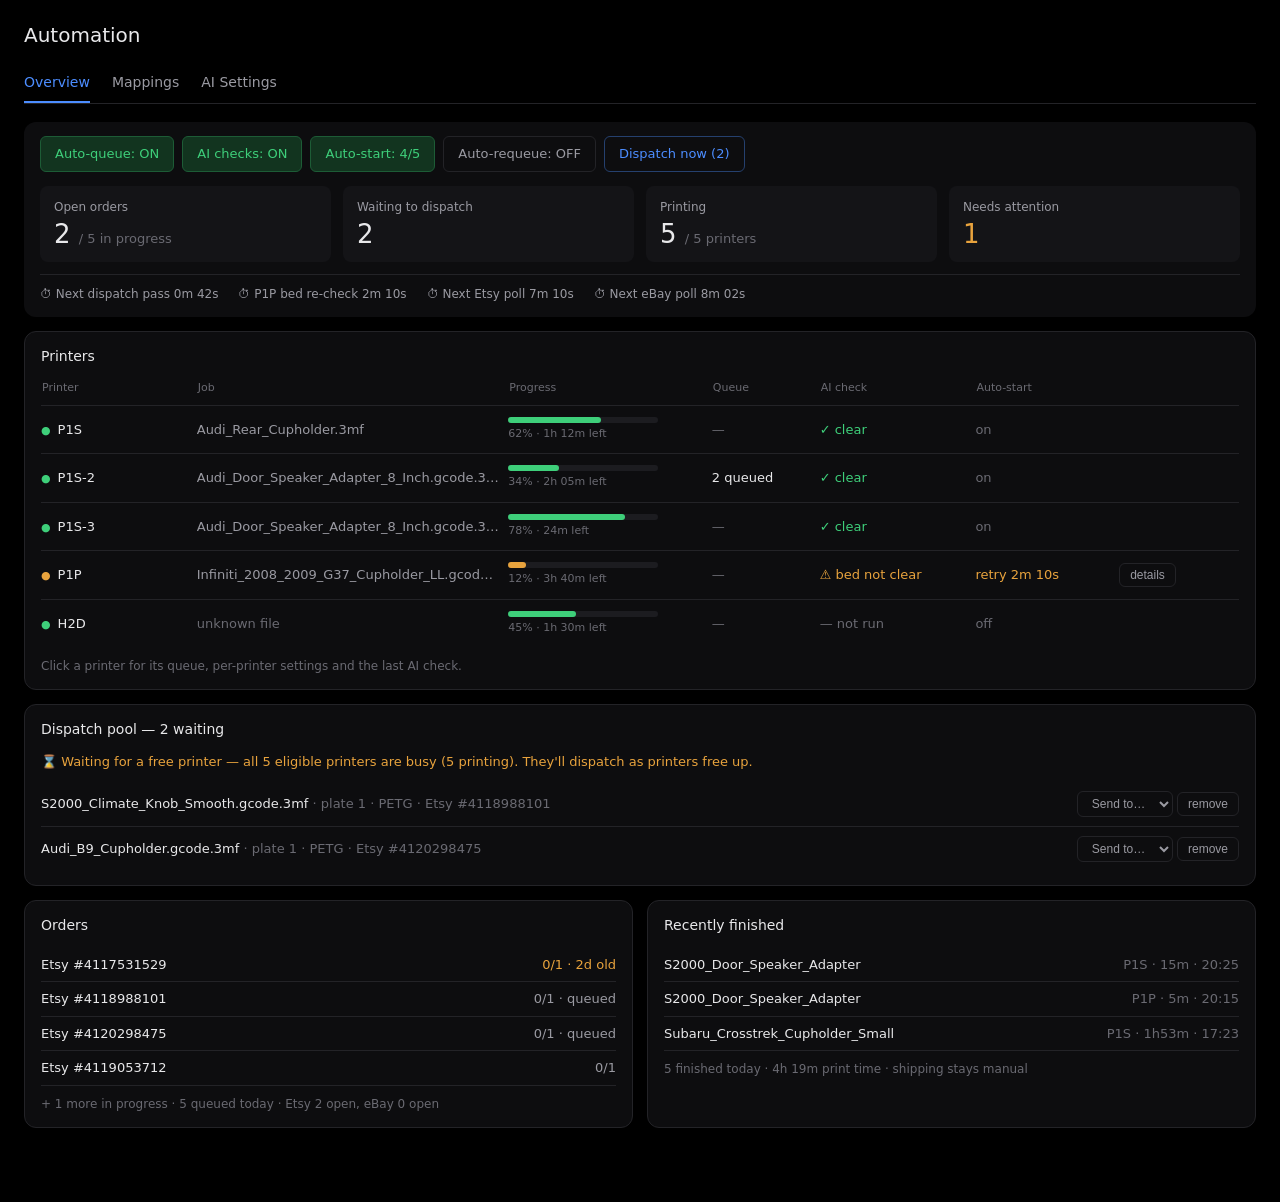
<file: docs/overview-redesign-mockup.html>
<!DOCTYPE html>
<html lang="en">
<head>
<meta charset="utf-8">
<title>BambuFarm — Automation overview redesign mockup</title>
<style>
  :root{
    --bg:#000; --card:#0d0d0f; --card2:#141417; --line:#232327;
    --tx:#e8e8ea; --tx2:#9a9aa2; --tx3:#6a6a72;
    --ok:#3ecf7a; --warn:#e8a33d; --err:#e35c5c; --acc:#4c8dff;
  }
  *{box-sizing:border-box}
  body{margin:0;background:var(--bg);color:var(--tx);font:14px/1.5 "Segoe UI",system-ui,sans-serif;padding:20px 24px 60px}
  h1{font-size:20px;font-weight:500;margin:0 0 4px}
  .tabs{display:flex;gap:22px;border-bottom:1px solid var(--line);margin:14px 0 18px;font-size:14px}
  .tabs span{padding:8px 0;color:var(--tx2);cursor:pointer}
  .tabs span.on{color:var(--acc);border-bottom:2px solid var(--acc)}
  .strip{background:var(--card);border-radius:12px;padding:14px 16px;margin-bottom:14px}
  .toggles{display:flex;gap:8px;flex-wrap:wrap;margin-bottom:14px}
  .tg{font-size:13px;padding:7px 14px;border-radius:6px;border:1px solid transparent;cursor:pointer}
  .tg.on{background:#12341f;color:var(--ok);border-color:#1d5c36}
  .tg.off{background:transparent;color:var(--tx2);border-color:var(--line)}
  .tg.act{background:transparent;color:var(--acc);border-color:#25406e}
  .tg.dis{background:transparent;color:var(--tx3);border-color:var(--line);cursor:default}
  .kpis{display:grid;grid-template-columns:repeat(4,1fr);gap:12px;margin-bottom:12px}
  .kpi{background:var(--card2);border-radius:8px;padding:12px 14px}
  .kpi .l{font-size:12px;color:var(--tx2)}
  .kpi .v{font-size:26px;font-weight:500;line-height:1.25;margin-top:2px}
  .kpi .s{font-size:13px;color:var(--tx3)}
  .timers{display:flex;gap:20px;flex-wrap:wrap;font-size:12px;color:var(--tx2);
          border-top:1px solid var(--line);padding-top:10px}
  .card{background:var(--card);border:1px solid var(--line);border-radius:12px;padding:14px 16px;margin-bottom:14px}
  .card h2{font-size:14px;font-weight:500;margin:0 0 12px;color:var(--tx)}
  table{width:100%;border-collapse:collapse;font-size:13px}
  th{text-align:left;font-weight:400;font-size:11px;color:var(--tx3);padding-bottom:8px;text-transform:none}
  td{padding:11px 8px 11px 0;border-top:1px solid var(--line);vertical-align:middle}
  tr.r{cursor:pointer}
  tr.r:hover td{background:#0f0f12}
  .dot{font-size:11px;margin-right:7px}
  .nm{font-weight:500}
  .file{color:var(--tx2);overflow:hidden;text-overflow:ellipsis;white-space:nowrap;max-width:0;width:26%}
  .bar{background:#1c1c20;border-radius:3px;height:6px;width:100%;max-width:150px}
  .bar i{display:block;height:6px;border-radius:3px;background:var(--ok)}
  .pct{font-size:11px;color:var(--tx3);margin-top:3px}
  .btn{background:transparent;border:1px solid var(--line);color:var(--tx2);border-radius:6px;
       padding:4px 10px;font-size:12px;cursor:pointer}
  .btn:hover{border-color:#3a3a42;color:var(--tx)}
  .btn.p{color:var(--ok);border-color:#1d5c36}
  .exp{background:#08080a}
  .exp td{padding:0 8px 14px 0;border-top:none}
  .expin{background:var(--card2);border-radius:8px;padding:12px 14px;margin-top:-2px}
  .qrow{display:flex;justify-content:space-between;align-items:center;font-size:12px;
        color:var(--tx2);padding:6px 0;border-bottom:1px solid var(--line)}
  .qrow:last-of-type{border-bottom:none}
  .chk{display:flex;gap:20px;flex-wrap:wrap;font-size:12px;color:var(--tx2);margin-top:10px;
       padding-top:10px;border-top:1px solid var(--line)}
  .chk label{display:flex;align-items:center;gap:7px;cursor:pointer}
  .two{display:grid;grid-template-columns:1fr 1fr;gap:14px}
  .li{display:flex;justify-content:space-between;gap:12px;font-size:13px;padding:7px 0;
      border-bottom:1px solid var(--line);color:var(--tx2)}
  .li:last-child{border-bottom:none}
  .li b{font-weight:400;color:var(--tx);overflow:hidden;text-overflow:ellipsis;white-space:nowrap}
  .more{font-size:12px;color:var(--tx3);padding-top:9px}
  .ok{color:var(--ok)} .warn{color:var(--warn)} .err{color:var(--err)} .mut{color:var(--tx3)}
  .note{font-size:12px;color:var(--tx3);margin-top:10px}
  .pool{display:flex;justify-content:space-between;align-items:center;font-size:13px;
        padding:9px 0;border-bottom:1px solid var(--line)}
  .pool:last-of-type{border-bottom:none}
  .banner{font-size:13px;color:var(--warn);margin-bottom:10px}
</style>
</head>
<body>

<h1>Automation</h1>
<div class="tabs"><span class="on">Overview</span><span>Mappings</span><span>AI Settings</span></div>

<div class="strip">
  <div class="toggles">
    <span class="tg on">Auto-queue: ON</span>
    <span class="tg on">AI checks: ON</span>
    <span class="tg on">Auto-start: 4/5</span>
    <span class="tg off">Auto-requeue: OFF</span>
    <span class="tg act">Dispatch now (2)</span>
  </div>
  <div class="kpis">
    <div class="kpi"><div class="l">Open orders</div><div class="v">2 <span class="s">/ 5 in progress</span></div></div>
    <div class="kpi"><div class="l">Waiting to dispatch</div><div class="v">2</div></div>
    <div class="kpi"><div class="l">Printing</div><div class="v">5 <span class="s">/ 5 printers</span></div></div>
    <div class="kpi"><div class="l">Needs attention</div><div class="v warn">1</div></div>
  </div>
  <div class="timers">
    <span>&#9201; Next dispatch pass 0m 42s</span>
    <span>&#9201; P1P bed re-check 2m 10s</span>
    <span>&#9201; Next Etsy poll 7m 10s</span>
    <span>&#9201; Next eBay poll 8m 02s</span>
  </div>
</div>

<div class="card">
  <h2>Printers</h2>
  <table>
    <tr><th style="width:13%">Printer</th><th style="width:26%">Job</th><th style="width:17%">Progress</th>
        <th style="width:9%">Queue</th><th style="width:13%">AI check</th><th style="width:12%">Auto-start</th><th style="width:10%"></th></tr>

    <tr class="r" onclick="tg('a')">
      <td><span class="dot ok">&#9679;</span><span class="nm">P1S</span></td>
      <td class="file">Audi_Rear_Cupholder.3mf</td>
      <td><div class="bar"><i style="width:62%"></i></div><div class="pct">62% &middot; 1h 12m left</div></td>
      <td class="mut">&mdash;</td>
      <td class="ok">&#10003; clear</td>
      <td class="mut">on</td>
      <td></td>
    </tr>
    <tr id="a" class="exp" style="display:none"><td colspan="7"><div class="expin">
      <div class="qrow"><span>Queue is empty</span><span></span></div>
      <div class="chk">
        <label><input type="checkbox" checked> Auto-start when bed is clear</label>
        <label><input type="checkbox" checked> Auto-queue new orders here</label>
      </div>
    </div></td></tr>

    <tr class="r" onclick="tg('b')">
      <td><span class="dot ok">&#9679;</span><span class="nm">P1S-2</span></td>
      <td class="file">Audi_Door_Speaker_Adapter_8_Inch.gcode.3mf</td>
      <td><div class="bar"><i style="width:34%"></i></div><div class="pct">34% &middot; 2h 05m left</div></td>
      <td>2 queued</td>
      <td class="ok">&#10003; clear</td>
      <td class="mut">on</td>
      <td></td>
    </tr>
    <tr id="b" class="exp" style="display:none"><td colspan="7"><div class="expin">
      <div class="qrow"><span>1. S2000_Door_Speaker_Adapter.gcode.3mf <span class="mut">&middot; Etsy #4127523587</span></span>
           <span><button class="btn">&#9650; front</button> <button class="btn">remove</button></span></div>
      <div class="qrow"><span>2. Audi_B8_3in_Speaker_Set.gcode.3mf <span class="mut">&middot; eBay 17-14935-05450</span></span>
           <span><button class="btn">&#9650; front</button> <button class="btn">remove</button></span></div>
      <div class="chk">
        <label><input type="checkbox" checked> Auto-start when bed is clear</label>
        <label><input type="checkbox" checked> Auto-queue new orders here</label>
      </div>
    </div></td></tr>

    <tr class="r" onclick="tg('c')">
      <td><span class="dot ok">&#9679;</span><span class="nm">P1S-3</span></td>
      <td class="file">Audi_Door_Speaker_Adapter_8_Inch.gcode.3mf</td>
      <td><div class="bar"><i style="width:78%"></i></div><div class="pct">78% &middot; 24m left</div></td>
      <td class="mut">&mdash;</td>
      <td class="ok">&#10003; clear</td>
      <td class="mut">on</td>
      <td></td>
    </tr>
    <tr id="c" class="exp" style="display:none"><td colspan="7"><div class="expin">
      <div class="qrow"><span>Queue is empty</span><span></span></div>
      <div class="chk">
        <label><input type="checkbox" checked> Auto-start when bed is clear</label>
        <label><input type="checkbox" checked> Auto-queue new orders here</label>
      </div>
    </div></td></tr>

    <tr class="r" onclick="tg('d')">
      <td><span class="dot warn">&#9679;</span><span class="nm">P1P</span></td>
      <td class="file">Infiniti_2008_2009_G37_Cupholder_LL.gcode.3mf</td>
      <td><div class="bar"><i style="width:12%;background:var(--warn)"></i></div><div class="pct">12% &middot; 3h 40m left</div></td>
      <td class="mut">&mdash;</td>
      <td class="warn">&#9888; bed not clear</td>
      <td class="warn">retry 2m 10s</td>
      <td><button class="btn">details</button></td>
    </tr>
    <tr id="d" class="exp" style="display:none"><td colspan="7"><div class="expin">
      <div style="font-size:12px;color:var(--tx2);line-height:1.7">
        <span class="warn">Bed check 20:32 &mdash; not clear</span> &middot; pixel diff 4.92 (limit 6.0)<br>
        Objects: a dark grey/black rectangular object with rounded corners. Confidence: 98.
        Reason: there's a distinct, solid shape on the bed that wasn't present in the reference image.
        <div style="margin-top:8px"><button class="btn">view snapshot</button> <button class="btn">re-check now</button></div>
      </div>
      <div class="chk">
        <label><input type="checkbox" checked> Auto-start when bed is clear</label>
        <label><input type="checkbox" checked> Auto-queue new orders here</label>
      </div>
    </div></td></tr>

    <tr class="r" onclick="tg('e')">
      <td><span class="dot ok">&#9679;</span><span class="nm">H2D</span></td>
      <td class="file mut">unknown file</td>
      <td><div class="bar"><i style="width:45%"></i></div><div class="pct">45% &middot; 1h 30m left</div></td>
      <td class="mut">&mdash;</td>
      <td class="mut">&mdash; not run</td>
      <td class="mut">off</td>
      <td></td>
    </tr>
    <tr id="e" class="exp" style="display:none"><td colspan="7"><div class="expin">
      <div class="qrow"><span>Queue is empty</span><span></span></div>
      <div class="chk">
        <label><input type="checkbox"> Auto-start when bed is clear</label>
        <label><input type="checkbox"> Auto-queue new orders here</label>
      </div>
    </div></td></tr>
  </table>
  <div class="note">Click a printer for its queue, per-printer settings and the last AI check.</div>
</div>

<div class="card">
  <h2>Dispatch pool &mdash; 2 waiting</h2>
  <div class="banner">&#8987; Waiting for a free printer &mdash; all 5 eligible printers are busy (5 printing). They'll dispatch as printers free up.</div>
  <div class="pool">
    <span>S2000_Climate_Knob_Smooth.gcode.3mf <span class="mut">&middot; plate 1 &middot; PETG &middot; Etsy #4118988101</span></span>
    <span><select class="btn"><option>Send to&hellip;</option></select> <button class="btn">remove</button></span>
  </div>
  <div class="pool">
    <span>Audi_B9_Cupholder.gcode.3mf <span class="mut">&middot; plate 1 &middot; PETG &middot; Etsy #4120298475</span></span>
    <span><select class="btn"><option>Send to&hellip;</option></select> <button class="btn">remove</button></span>
  </div>
</div>

<div class="two">
  <div class="card">
    <h2>Orders</h2>
    <div class="li"><b>Etsy #4117531529</b><span class="warn">0/1 &middot; 2d old</span></div>
    <div class="li"><b>Etsy #4118988101</b><span>0/1 &middot; queued</span></div>
    <div class="li"><b>Etsy #4120298475</b><span>0/1 &middot; queued</span></div>
    <div class="li"><b>Etsy #4119053712</b><span>0/1</span></div>
    <div class="more">+ 1 more in progress &middot; 5 queued today &middot; Etsy 2 open, eBay 0 open</div>
  </div>
  <div class="card">
    <h2>Recently finished</h2>
    <div class="li"><b>S2000_Door_Speaker_Adapter</b><span class="mut">P1S &middot; 15m &middot; 20:25</span></div>
    <div class="li"><b>S2000_Door_Speaker_Adapter</b><span class="mut">P1P &middot; 5m &middot; 20:15</span></div>
    <div class="li"><b>Subaru_Crosstrek_Cupholder_Small</b><span class="mut">P1S &middot; 1h53m &middot; 17:23</span></div>
    <div class="more">5 finished today &middot; 4h 19m print time &middot; shipping stays manual</div>
  </div>
</div>

<script>
function tg(id){var e=document.getElementById(id);e.style.display=e.style.display==='none'?'table-row':'none';}
</script>
</body>
</html>
</file>
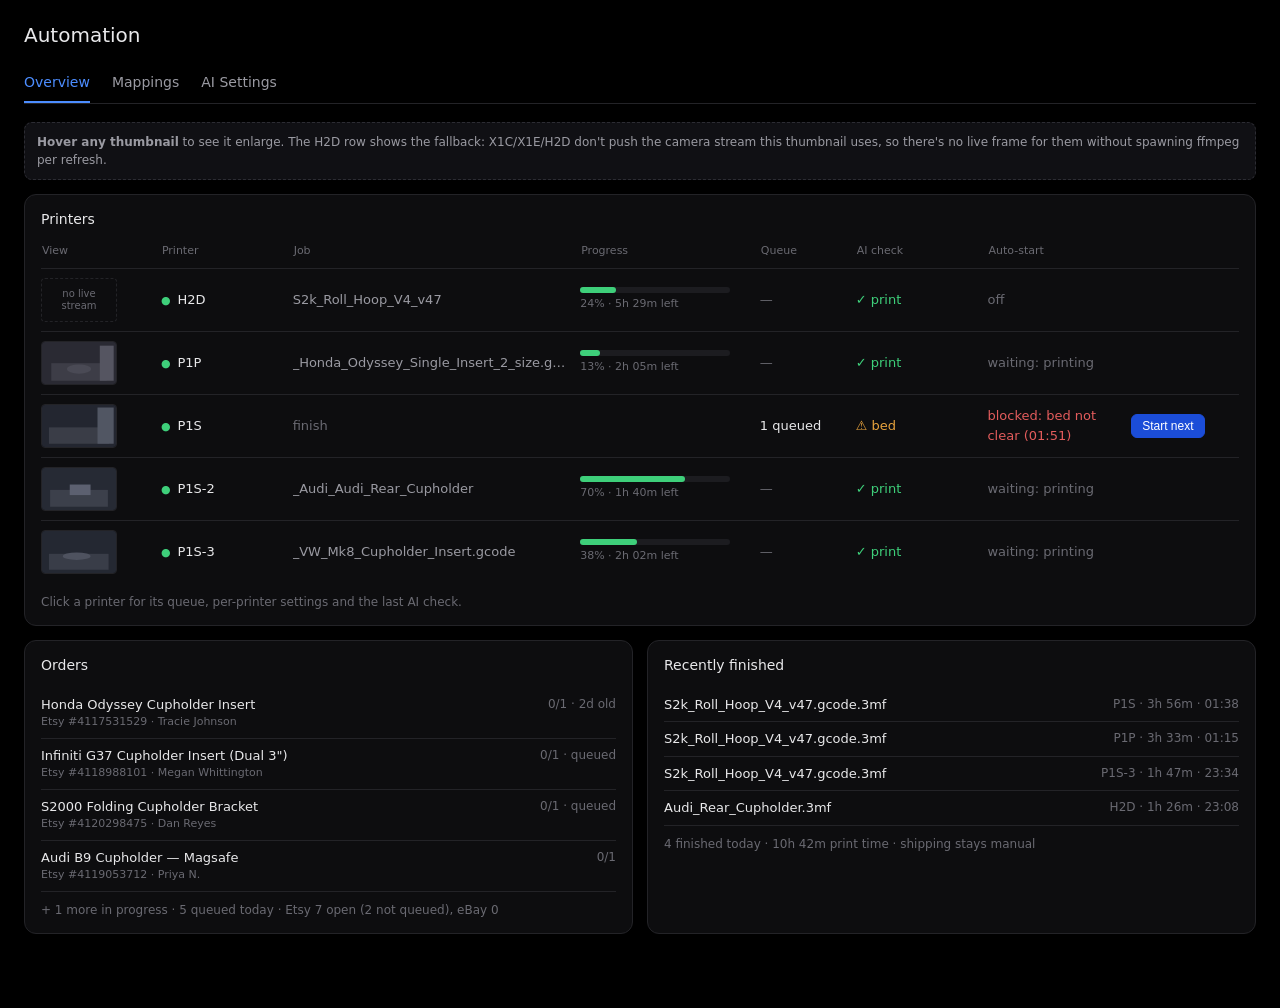
<file: docs/overview-tweaks-mockup.html>
<!DOCTYPE html>
<html lang="en">
<head>
<meta charset="utf-8">
<title>BambuFarm — overview tweaks mockup</title>
<style>
  :root{
    --bg:#000; --card:#0d0d0f; --card2:#141417; --line:#232327;
    --tx:#e8e8ea; --tx2:#9a9aa2; --tx3:#6a6a72;
    --ok:#3ecf7a; --warn:#e8a33d; --err:#e35c5c; --acc:#4c8dff;
  }
  *{box-sizing:border-box}
  body{margin:0;background:var(--bg);color:var(--tx);font:14px/1.5 "Segoe UI",system-ui,sans-serif;padding:20px 24px 60px}
  h1{font-size:20px;font-weight:500;margin:0 0 4px}
  .tabs{display:flex;gap:22px;border-bottom:1px solid var(--line);margin:14px 0 18px;font-size:14px}
  .tabs span{padding:8px 0;color:var(--tx2)}
  .tabs span.on{color:var(--acc);border-bottom:2px solid var(--acc)}
  .card{background:var(--card);border:1px solid var(--line);border-radius:12px;padding:14px 16px;margin-bottom:14px}
  .card h2{font-size:14px;font-weight:500;margin:0 0 12px}
  table{width:100%;border-collapse:collapse;font-size:13px}
  th{text-align:left;font-weight:400;font-size:11px;color:var(--tx3);padding-bottom:8px}
  td{padding:9px 8px 9px 0;border-top:1px solid var(--line);vertical-align:middle}
  .nm{font-weight:500}
  .dot{font-size:11px;margin-right:7px}
  .file{color:var(--tx2);overflow:hidden;text-overflow:ellipsis;white-space:nowrap;max-width:0;width:24%}
  .bar{background:#1c1c20;border-radius:3px;height:6px;max-width:150px}
  .bar i{display:block;height:6px;border-radius:3px;background:var(--ok)}
  .pct{font-size:11px;color:var(--tx3);margin-top:3px}
  .btn{background:transparent;border:1px solid var(--line);color:var(--tx2);border-radius:6px;padding:4px 10px;font-size:12px;cursor:pointer}
  .btn.p{background:#1b4dd8;border-color:#1b4dd8;color:#fff}
  .ok{color:var(--ok)} .warn{color:var(--warn)} .err{color:var(--err)} .mut{color:var(--tx3)}

  /* live thumbnail: small in the row, enlarges on hover without shifting the layout */
  .thumb{position:relative;width:76px;height:44px;flex:0 0 76px}
  .thumb img{width:76px;height:44px;object-fit:cover;border-radius:4px;border:1px solid var(--line);display:block}
  .thumb:hover img{position:absolute;top:-70px;left:0;width:320px;height:184px;z-index:50;
                   border-color:var(--acc);box-shadow:0 8px 28px rgba(0,0,0,.85)}
  .thumb.none{display:flex;align-items:center;justify-content:center;border:1px dashed var(--line);
              border-radius:4px;font-size:10px;color:var(--tx3);text-align:center;line-height:1.2}

  .two{display:grid;grid-template-columns:1fr 1fr;gap:14px}
  .li{display:flex;justify-content:space-between;gap:14px;font-size:13px;padding:7px 0;border-bottom:1px solid var(--line)}
  .li:last-of-type{border-bottom:none}
  .li b{font-weight:400;color:var(--tx);overflow:hidden;text-overflow:ellipsis;white-space:nowrap}
  .li .meta{color:var(--tx3);white-space:nowrap;font-size:12px}
  .sub{font-size:11px;color:var(--tx3)}
  .more{font-size:12px;color:var(--tx3);padding-top:9px}
  .note{font-size:12px;color:var(--tx3);margin-top:10px}
  .hint{background:#101014;border:1px dashed #2c2c33;border-radius:8px;padding:10px 12px;
        font-size:12px;color:var(--tx2);margin-bottom:14px}
</style>
</head>
<body>

<h1>Automation</h1>
<div class="tabs"><span class="on">Overview</span><span>Mappings</span><span>AI Settings</span></div>

<div class="hint"><b>Hover any thumbnail</b> to see it enlarge. The H2D row shows the fallback: X1C/X1E/H2D don't push the
camera stream this thumbnail uses, so there's no live frame for them without spawning ffmpeg per refresh.</div>

<div class="card">
  <h2>Printers</h2>
  <table>
    <tr>
      <th style="width:92px">View</th><th style="width:11%">Printer</th><th style="width:24%">Job</th>
      <th style="width:15%">Progress</th><th style="width:8%">Queue</th><th style="width:11%">AI check</th>
      <th style="width:12%">Auto-start</th><th style="width:9%"></th>
    </tr>

    <tr>
      <td><div class="thumb none">no live<br>stream</div></td>
      <td><span class="dot ok">&#9679;</span><span class="nm">H2D</span></td>
      <td class="file">S2k_Roll_Hoop_V4_v47</td>
      <td><div class="bar"><i style="width:24%"></i></div><div class="pct">24% &middot; 5h 29m left</div></td>
      <td class="mut">&mdash;</td><td class="ok">&#10003; print</td><td class="mut">off</td><td></td>
    </tr>

    <tr>
      <td><div class="thumb"><img alt="P1P camera" src="data:image/svg+xml;utf8,<svg xmlns='http://www.w3.org/2000/svg' width='320' height='184'><rect width='320' height='184' fill='%232a2a33'/><rect x='40' y='95' width='240' height='75' fill='%233d3d47'/><ellipse cx='160' cy='120' rx='52' ry='20' fill='%234a4a55'/><rect x='250' y='20' width='60' height='150' fill='%23555561'/></svg>"></div></td>
      <td><span class="dot ok">&#9679;</span><span class="nm">P1P</span></td>
      <td class="file">_Honda_Odyssey_Single_Insert_2_size.gcode</td>
      <td><div class="bar"><i style="width:13%"></i></div><div class="pct">13% &middot; 2h 05m left</div></td>
      <td class="mut">&mdash;</td><td class="ok">&#10003; print</td><td class="mut">waiting: printing</td><td></td>
    </tr>

    <tr>
      <td><div class="thumb"><img alt="P1S camera" src="data:image/svg+xml;utf8,<svg xmlns='http://www.w3.org/2000/svg' width='320' height='184'><rect width='320' height='184' fill='%23232630'/><rect x='30' y='100' width='260' height='70' fill='%233a3d47'/><rect x='240' y='15' width='70' height='155' fill='%23515663'/></svg>"></div></td>
      <td><span class="dot ok">&#9679;</span><span class="nm">P1S</span></td>
      <td class="file mut">finish</td>
      <td></td>
      <td>1 queued</td>
      <td class="warn">&#9888; bed</td>
      <td class="err">blocked: bed not clear (01:51)</td>
      <td><button class="btn p">Start next</button></td>
    </tr>

    <tr>
      <td><div class="thumb"><img alt="P1S-2 camera" src="data:image/svg+xml;utf8,<svg xmlns='http://www.w3.org/2000/svg' width='320' height='184'><rect width='320' height='184' fill='%23262a34'/><rect x='35' y='98' width='250' height='72' fill='%233c404b'/><rect x='120' y='75' width='90' height='45' fill='%235c6070'/></svg>"></div></td>
      <td><span class="dot ok">&#9679;</span><span class="nm">P1S-2</span></td>
      <td class="file">_Audi_Audi_Rear_Cupholder</td>
      <td><div class="bar"><i style="width:70%"></i></div><div class="pct">70% &middot; 1h 40m left</div></td>
      <td class="mut">&mdash;</td><td class="ok">&#10003; print</td><td class="mut">waiting: printing</td><td></td>
    </tr>

    <tr>
      <td><div class="thumb"><img alt="P1S-3 camera" src="data:image/svg+xml;utf8,<svg xmlns='http://www.w3.org/2000/svg' width='320' height='184'><rect width='320' height='184' fill='%23242832'/><rect x='30' y='102' width='258' height='68' fill='%23393d48'/><ellipse cx='150' cy='112' rx='60' ry='16' fill='%234e525f'/></svg>"></div></td>
      <td><span class="dot ok">&#9679;</span><span class="nm">P1S-3</span></td>
      <td class="file">_VW_Mk8_Cupholder_Insert.gcode</td>
      <td><div class="bar"><i style="width:38%"></i></div><div class="pct">38% &middot; 2h 02m left</div></td>
      <td class="mut">&mdash;</td><td class="ok">&#10003; print</td><td class="mut">waiting: printing</td><td></td>
    </tr>
  </table>
  <div class="note">Click a printer for its queue, per-printer settings and the last AI check.</div>
</div>

<div class="two">
  <div class="card">
    <h2>Orders</h2>
    <div class="li">
      <span><b>Honda Odyssey Cupholder Insert</b><div class="sub">Etsy #4117531529 &middot; Tracie Johnson</div></span>
      <span class="meta warn">0/1 &middot; 2d old</span>
    </div>
    <div class="li">
      <span><b>Infiniti G37 Cupholder Insert (Dual 3")</b><div class="sub">Etsy #4118988101 &middot; Megan Whittington</div></span>
      <span class="meta">0/1 &middot; queued</span>
    </div>
    <div class="li">
      <span><b>S2000 Folding Cupholder Bracket</b><div class="sub">Etsy #4120298475 &middot; Dan Reyes</div></span>
      <span class="meta">0/1 &middot; queued</span>
    </div>
    <div class="li">
      <span><b>Audi B9 Cupholder &mdash; Magsafe</b><div class="sub">Etsy #4119053712 &middot; Priya N.</div></span>
      <span class="meta">0/1</span>
    </div>
    <div class="more">+ 1 more in progress &middot; 5 queued today &middot; Etsy 7 open (2 not queued), eBay 0</div>
  </div>

  <div class="card">
    <h2>Recently finished</h2>
    <div class="li"><span><b>S2k_Roll_Hoop_V4_v47.gcode.3mf</b></span><span class="meta">P1S &middot; 3h 56m &middot; 01:38</span></div>
    <div class="li"><span><b>S2k_Roll_Hoop_V4_v47.gcode.3mf</b></span><span class="meta">P1P &middot; 3h 33m &middot; 01:15</span></div>
    <div class="li"><span><b>S2k_Roll_Hoop_V4_v47.gcode.3mf</b></span><span class="meta">P1S-3 &middot; 1h 47m &middot; 23:34</span></div>
    <div class="li"><span><b>Audi_Rear_Cupholder.3mf</b></span><span class="meta">H2D &middot; 1h 26m &middot; 23:08</span></div>
    <div class="more">4 finished today &middot; 10h 42m print time &middot; shipping stays manual</div>
  </div>
</div>

</body>
</html>
</file>
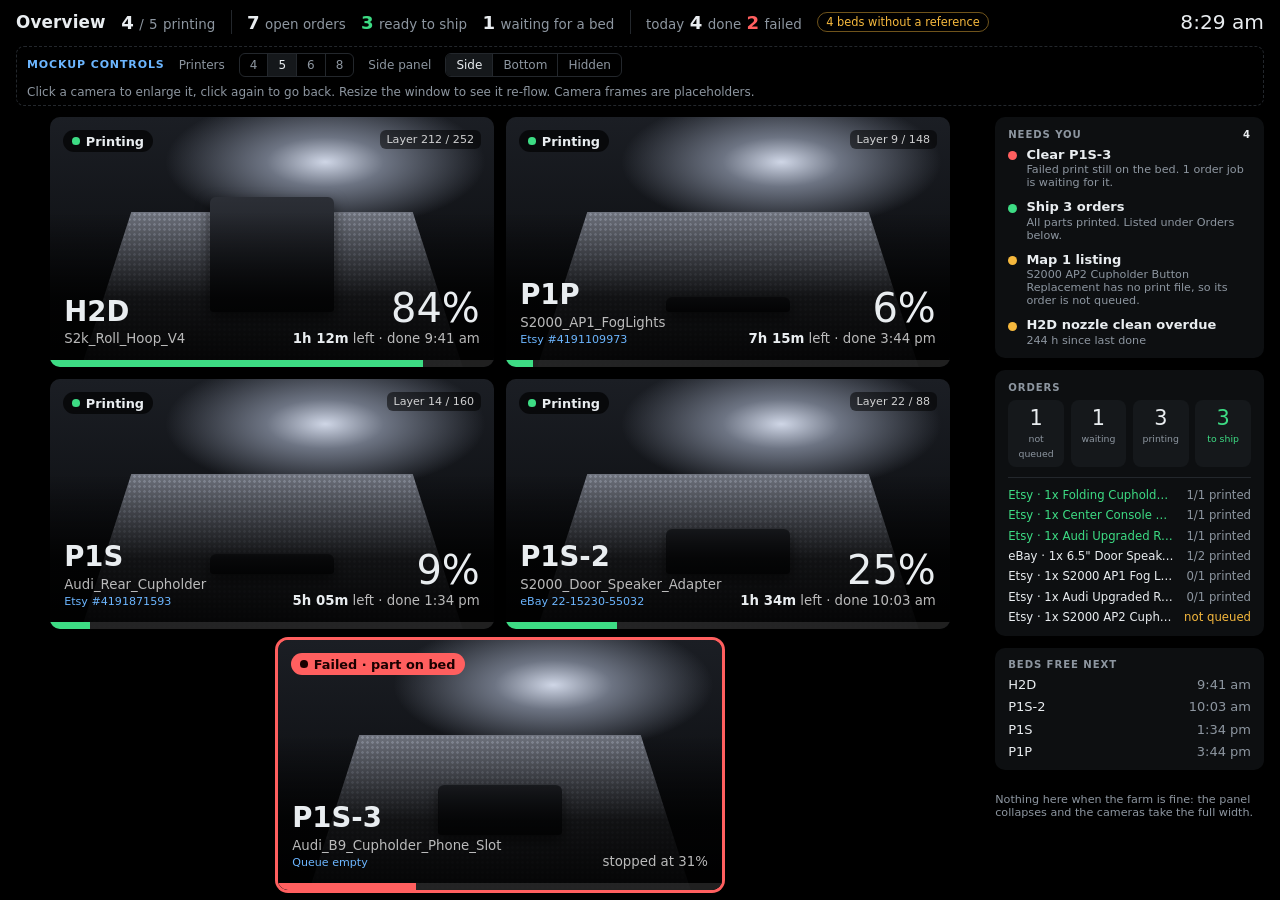
<file: docs/overview-v2-mockup.html>
<!doctype html>
<html lang="en">
<head>
<meta charset="utf-8">
<meta name="viewport" content="width=device-width, initial-scale=1">
<style>body{margin:0}</style>
<title>Overview Wall Mockup</title>
<style>
/* Layout: cameras own the screen. One status line on top, a "needs you" rail on the side (below on portrait),
   and a camera wall that re-computes its grid to make every tile as large as the space allows. */
:root {
  color-scheme: dark;
  --bg: #000;            /* OLED black, same as the app's wall display */
  --panel: #0d0f11;
  --panel-2: #15181b;
  --line: #23272c;
  --fg: #e9edf0;
  --dim: #8d96a0;
  --ok: #3ddc84;         /* the app's existing green */
  --warn: #f5b83d;
  --bad: #ff5f5f;
  --info: #6cb6ff;
  --font: system-ui, -apple-system, "Segoe UI", Roboto, sans-serif;
  --gap: clamp(8px, 0.9vw, 16px);
}
html, body { height: 100%; }
body { background: var(--bg); color: var(--fg); font-family: var(--font); font-variant-numeric: tabular-nums; }
.app { height: 100%; display: grid; grid-template-rows: auto auto minmax(0, 1fr); padding-inline: 16px; padding-block: 10px; gap: var(--gap); box-sizing: border-box; }

/* ---------- status line ---------- */
.bar { display: flex; align-items: center; gap: clamp(8px, 1.2vw, 22px); flex-wrap: wrap; font-size: clamp(13px, 1.05vw, 20px); }
.bar h1 { margin: 0; font-size: 1.25em; font-weight: 600; letter-spacing: .01em; }
.stat { display: flex; align-items: baseline; gap: .4em; color: var(--dim); white-space: nowrap; }
.stat b { color: var(--fg); font-size: 1.35em; font-weight: 650; }
.stat .ok { color: var(--ok); } .stat .bad { color: var(--bad); }
.sep { width: 1px; align-self: stretch; background: var(--line); }
.clock { margin-left: auto; font-size: 1.5em; font-weight: 300; color: var(--fg); }
.health { color: var(--warn); border: 1px solid color-mix(in srgb, var(--warn) 45%, transparent); border-radius: 999px; padding: .15em .7em; font-size: .85em; white-space: nowrap; }

/* ---------- mockup controls (not part of the design) ---------- */
.mock { display: flex; flex-wrap: wrap; align-items: center; gap: 8px 14px; padding: 6px 10px; border: 1px dashed var(--line); border-radius: 8px; color: var(--dim); font-size: 12px; }
.mock strong { color: var(--info); font-weight: 600; text-transform: uppercase; letter-spacing: .08em; font-size: 11px; }
.seg { display: inline-flex; border: 1px solid var(--line); border-radius: 6px; overflow: hidden; }
.seg button { background: none; color: var(--dim); border: 0; padding: 4px 10px; font: inherit; cursor: pointer; }
.seg button + button { border-left: 1px solid var(--line); }
.seg button[aria-pressed="true"] { background: var(--panel-2); color: var(--fg); }
.seg button:focus-visible, .tile:focus-visible { outline: 2px solid var(--info); outline-offset: 2px; }

/* ---------- stage ---------- */
.stage { display: grid; grid-template-columns: minmax(0, 1fr) clamp(250px, 21vw, 460px); gap: var(--gap); min-height: 0; }
.stage.rail-bottom { grid-template-columns: minmax(0, 1fr); grid-template-rows: minmax(0, 1fr) auto; }
.stage.rail-off { grid-template-columns: minmax(0, 1fr); }
.stage.rail-off .rail { display: none; }

.wall { min-width: 0; min-height: 0; display: flex; flex-wrap: wrap; gap: var(--gap); justify-content: center; align-content: center; }
.wall.focus { flex-wrap: nowrap; align-items: stretch; }
.wall.focus .strip { display: flex; flex-direction: column; gap: var(--gap); justify-content: center; flex: none; }

/* ---------- camera tile ---------- */
.tile { position: relative; aspect-ratio: 16 / 9; max-width: 100%; flex: none; border-radius: 10px; overflow: hidden; background: #050607;
        container-type: inline-size; cursor: pointer; border: 0; padding: 0; color: inherit; font: inherit; text-align: left;
        box-shadow: inset 0 0 0 2px transparent; }
.tile.bad  { box-shadow: 0 0 0 3px var(--bad); }
.tile.done { box-shadow: 0 0 0 3px var(--ok); }
.cam { position: absolute; inset: 0; background:
        radial-gradient(60% 45% at 62% 18%, #cfd6e6 0%, #6d7483 22%, transparent 60%),
        linear-gradient(#1b1e24, #07080a); }
.cam::before { content: ""; position: absolute; left: 6%; right: 6%; top: 38%; bottom: -6%;
        clip-path: polygon(14% 0, 86% 0, 100% 100%, 0 100%);
        background: radial-gradient(#0000 1px, #0003 1.6px) 0 0 / 5px 5px, linear-gradient(#8a8f9c, #4b4f59); }
.cam .part { position: absolute; left: 36%; width: 28%; bottom: 22%; border-radius: 6px 6px 3px 3px;
        background: linear-gradient(#2c2f36, #111317); box-shadow: 0 6px 14px #0009; }
.scrim { position: absolute; inset: auto 0 0 0; height: 62%; background: linear-gradient(transparent, #000c 55%, #000e); }
.pill { position: absolute; top: 3cqw; left: 3cqw; font-size: max(11px, 2.9cqw); font-weight: 600; padding: .25em .7em; border-radius: 999px;
        background: #000a; backdrop-filter: blur(6px); display: flex; align-items: center; gap: .45em; }
.pill i { width: .6em; height: .6em; border-radius: 50%; background: var(--ok); }
.bad .pill { background: var(--bad); color: #1a0000; } .bad .pill i { background: #1a0000; }
.done .pill { background: var(--ok); color: #00210f; } .done .pill i { background: #00210f; }
.layer { position: absolute; top: 3cqw; right: 3cqw; font-size: max(10px, 2.5cqw); color: #fffc; background: #0008; padding: .25em .6em; border-radius: 6px; }
.info { position: absolute; left: 3.2cqw; right: 3.2cqw; bottom: 4.6cqw; display: grid; grid-template-columns: minmax(0, 1fr) auto; align-items: end; column-gap: 3cqw; }
.name { font-size: max(15px, 6.2cqw); font-weight: 650; line-height: 1; }
.file { font-size: max(11px, 3cqw); color: #ffffffb8; margin-top: .45em; overflow-wrap: anywhere; }
.order { font-size: max(10px, 2.5cqw); color: var(--info); margin-top: .3em; }
.right { text-align: right; }
.pct { font-size: max(18px, 9cqw); font-weight: 300; line-height: .9; }
.left { font-size: max(11px, 3cqw); color: #ffffffb8; margin-top: .35em; white-space: nowrap; }
.left b { color: var(--fg); font-weight: 600; }
.prog { position: absolute; left: 0; right: 0; bottom: 0; height: max(4px, 1.5cqw); background: #ffffff1f; }
.prog span { display: block; height: 100%; background: var(--ok); }
.bad .prog span { background: var(--bad); }

/* ---------- rail ---------- */
.rail { min-height: 0; overflow: auto; display: flex; flex-direction: column; gap: var(--gap); font-size: clamp(13px, .95vw, 19px); }
.rail-bottom .rail { flex-direction: row; flex-wrap: wrap; overflow: visible; }
.rail-bottom .rail section { flex: 1 1 260px; }
.rail section { background: var(--panel); border-radius: 10px; padding: .9em 1em; min-width: 0; }
.rail h2 { margin: 0 0 .7em; font-size: .78em; font-weight: 600; letter-spacing: .09em; text-transform: uppercase; color: var(--dim); display: flex; justify-content: space-between; }
.rail h2 span { color: var(--fg); }
.todo { list-style: none; margin: 0; padding: 0; display: flex; flex-direction: column; gap: .75em; }
.todo li { display: grid; grid-template-columns: auto minmax(0, 1fr); column-gap: .7em; }
.todo .dot { width: .7em; height: .7em; border-radius: 50%; margin-top: .35em; background: var(--warn); }
.todo .dot.bad { background: var(--bad); } .todo .dot.ok { background: var(--ok); } .todo .dot.info { background: var(--info); }
.todo strong { font-weight: 600; }
.todo small { display: block; color: var(--dim); font-size: .86em; margin-top: .15em; overflow-wrap: anywhere; }
.pipe { display: grid; grid-template-columns: repeat(4, minmax(0, 1fr)); gap: .5em; text-align: center; }
.pipe div { background: var(--panel-2); border-radius: 8px; padding: .55em .2em; }
.pipe b { display: block; font-size: 1.6em; font-weight: 500; line-height: 1.1; }
.pipe span { font-size: .72em; color: var(--dim); }
.pipe .ship b, .pipe .ship span { color: var(--ok); }
.orders { list-style: none; margin: .9em 0 0; padding: .8em 0 0; border-top: 1px solid var(--line); display: flex; flex-direction: column; gap: .55em; font-size: .9em; }
.orders li { display: flex; justify-content: space-between; gap: 1em; }
.orders span:first-child { min-width: 0; overflow: hidden; text-overflow: ellipsis; white-space: nowrap; }
.orders span:last-child { color: var(--dim); white-space: nowrap; }
.orders .ship span:first-child { color: var(--ok); }
.orders .hold span:last-child { color: var(--warn); }
.next { list-style: none; margin: 0; padding: 0; display: flex; flex-direction: column; gap: .55em; }
.next li { display: flex; justify-content: space-between; gap: 1em; }
.next span:first-child { min-width: 0; overflow-wrap: anywhere; }
.next span:last-child { color: var(--dim); white-space: nowrap; }
.quiet { color: var(--dim); font-size: .86em; }

/* ---------- phone / narrow: stack and scroll ---------- */
@media (max-width: 820px) {
  html, body { height: auto; }
  .app { height: auto; }
  .stage, .stage.rail-bottom { grid-template-columns: minmax(0, 1fr); grid-template-rows: auto; }
  .wall, .wall.focus { flex-wrap: wrap; }
  .wall.focus .strip { flex-direction: row; flex-wrap: wrap; width: 100%; }
  .rail { overflow: visible; }
  .clock { margin-left: 0; }
}
@media (prefers-reduced-motion: no-preference) { .tile { transition: box-shadow .2s; } }
</style>
</head>
<body>

<div class="app">
  <header class="bar">
    <h1>Overview</h1>
    <span class="stat"><b id="s-print">4</b>/<span id="s-total">5</span> printing</span>
    <span class="sep"></span>
    <span class="stat"><b>7</b> open orders</span>
    <span class="stat"><b class="ok">3</b> ready to ship</span>
    <span class="stat"><b>1</b> waiting for a bed</span>
    <span class="sep"></span>
    <span class="stat">today <b>4</b> done <b class="bad">2</b> failed</span>
    <span class="health" title="Replaces the full-width yellow banner">4 beds without a reference</span>
    <span class="clock">8:29 am</span>
  </header>

  <div class="mock" aria-label="Mockup controls">
    <strong>Mockup controls</strong>
    <span>Printers</span>
    <span class="seg" id="seg-n"><button data-n="4">4</button><button data-n="5" aria-pressed="true">5</button><button data-n="6">6</button><button data-n="8">8</button></span>
    <span>Side panel</span>
    <span class="seg" id="seg-rail"><button data-rail="side" aria-pressed="true">Side</button><button data-rail="bottom">Bottom</button><button data-rail="off">Hidden</button></span>
    <span>Click a camera to enlarge it, click again to go back. Resize the window to see it re-flow. Camera frames are placeholders.</span>
  </div>

  <main class="stage" id="stage">
    <section class="wall" id="wall" aria-label="Cameras"></section>

    <aside class="rail" aria-label="What needs you">
      <section>
        <h2>Needs you <span>4</span></h2>
        <ul class="todo">
          <li><i class="dot bad"></i><div><strong>Clear P1S-3</strong><small>Failed print still on the bed. 1 order job is waiting for it.</small></div></li>
          <li><i class="dot ok"></i><div><strong>Ship 3 orders</strong><small>All parts printed. Listed under Orders below.</small></div></li>
          <li><i class="dot"></i><div><strong>Map 1 listing</strong><small>S2000 AP2 Cupholder Button Replacement has no print file, so its order is not queued.</small></div></li>
          <li><i class="dot"></i><div><strong>H2D nozzle clean overdue</strong><small>244 h since last done</small></div></li>
        </ul>
      </section>
      <section>
        <h2>Orders</h2>
        <div class="pipe">
          <div><b>1</b><span>not queued</span></div>
          <div><b>1</b><span>waiting</span></div>
          <div><b>3</b><span>printing</span></div>
          <div class="ship"><b>3</b><span>to ship</span></div>
        </div>
        <ul class="orders">
          <li class="ship"><span>Etsy · 1x Folding Cupholder Bracket - for Honda S2000</span><span>1/1 printed</span></li>
          <li class="ship"><span>Etsy · 1x Center Console Cupholder Insert for Audi</span><span>1/1 printed</span></li>
          <li class="ship"><span>Etsy · 1x Audi Upgraded Rear Cupholder Insert | Q5 Q7 Q8</span><span>1/1 printed</span></li>
          <li><span>eBay · 1x 6.5" Door Speaker Adapter for Honda (Set of 2)</span><span>1/2 printed</span></li>
          <li><span>Etsy · 1x S2000 AP1 Fog Light Bezel</span><span>0/1 printed</span></li>
          <li><span>Etsy · 1x Audi Upgraded Rear Cupholder Insert | Q5 Q7 Q8</span><span>0/1 printed</span></li>
          <li class="hold"><span>Etsy · 1x S2000 AP2 Cupholder Button Replacement</span><span>not queued</span></li>
        </ul>
      </section>
      <section>
        <h2>Beds free next</h2>
        <ul class="next">
          <li><span>H2D</span><span>9:41 am</span></li>
          <li><span>P1S-2</span><span>10:03 am</span></li>
          <li><span>P1S</span><span>1:34 pm</span></li>
          <li><span>P1P</span><span>3:44 pm</span></li>
        </ul>
      </section>
      <p class="quiet">Nothing here when the farm is fine: the panel collapses and the cameras take the full width.</p>
    </aside>
  </main>
</div>

<script>
const PRINTERS = [
  { name: "H2D",   state: "run",  pill: "Printing", file: "S2k_Roll_Hoop_V4", order: "",                         pct: 84, left: "1h 12m", eta: "9:41 am",  layer: "Layer 212 / 252", h: 46 },
  { name: "P1P",   state: "run",  pill: "Printing", file: "S2000_AP1_FogLights", order: "Etsy #4191109973",      pct: 6,  left: "7h 15m", eta: "3:44 pm",  layer: "Layer 9 / 148",   h: 6 },
  { name: "P1S",   state: "run",  pill: "Printing", file: "Audi_Rear_Cupholder", order: "Etsy #4191871593",      pct: 9,  left: "5h 05m", eta: "1:34 pm",  layer: "Layer 14 / 160",  h: 8 },
  { name: "P1S-2", state: "run",  pill: "Printing", file: "S2000_Door_Speaker_Adapter", order: "eBay 22-15230-55032", pct: 25, left: "1h 34m", eta: "10:03 am", layer: "Layer 22 / 88", h: 18 },
  { name: "P1S-3", state: "bad",  pill: "Failed · part on bed", file: "Audi_B9_Cupholder_Phone_Slot", order: "Queue empty", pct: 31, left: "", eta: "", layer: "", h: 20 },
  { name: "P1S-4", state: "done", pill: "Finished · clear bed", file: "S2000_Folding_Cupholder_Bracket", order: "Etsy #4190023219", pct: 100, left: "", eta: "", layer: "", h: 26 },
  { name: "A1-1",  state: "run",  pill: "Printing", file: "S2000_Climate_Knob_Knurled", order: "", pct: 52, left: "0h 41m", eta: "9:10 am", layer: "Layer 96 / 184", h: 30 },
  { name: "A1-2",  state: "idle", pill: "Idle", file: "Nothing queued", order: "", pct: 0, left: "", eta: "", layer: "", h: 0 },
];
const wall = document.getElementById("wall"), stage = document.getElementById("stage");
let count = 5, focus = null;

function tileHtml(p) {
  const cls = p.state === "bad" ? "bad" : p.state === "done" ? "done" : "";
  const right = p.state === "run"
    ? `<div class="pct">${p.pct}%</div><div class="left"><b>${p.left}</b> left · done ${p.eta}</div>`
    : p.state === "bad" ? `<div class="left">stopped at ${p.pct}%</div>`
    : p.state === "done" ? `<div class="left">finished 7:52 am</div>` : "";
  return `<button class="tile ${cls}" data-name="${p.name}" aria-label="${p.name}: ${p.pill}">
    <div class="cam">${p.h ? `<div class="part" style="height:${p.h}%"></div>` : ""}</div><div class="scrim"></div>
    <div class="pill"><i></i>${p.pill}</div>${p.layer ? `<div class="layer">${p.layer}</div>` : ""}
    <div class="info"><div><div class="name">${p.name}</div><div class="file">${p.file}</div>${p.order ? `<div class="order">${p.order}</div>` : ""}</div>
    <div class="right">${right}</div></div>
    ${p.state === "idle" ? "" : `<div class="prog"><span style="width:${p.pct}%"></span></div>`}</button>`;
}

function render() {
  const list = PRINTERS.slice(0, count);
  if (focus && !list.some(p => p.name === focus)) focus = null;
  wall.classList.toggle("focus", !!focus);
  if (focus) {
    const big = list.find(p => p.name === focus), rest = list.filter(p => p !== big);
    wall.innerHTML = tileHtml(big) + `<div class="strip">${rest.map(tileHtml).join("")}</div>`;
  } else {
    wall.innerHTML = list.map(tileHtml).join("");
  }
  document.getElementById("s-total").textContent = count;
  document.getElementById("s-print").textContent = list.filter(p => p.state === "run").length;
  layout();
}

// The whole point of the redesign: pick the column count that makes 16:9 tiles as big as the space allows.
function layout() {
  const tiles = [...wall.querySelectorAll(".tile")];
  if (window.innerWidth <= 820) { tiles.forEach(t => t.style.width = "100%"); return; }
  const gap = parseFloat(getComputedStyle(wall).columnGap) || 12;
  const W = wall.clientWidth, H = wall.clientHeight, n = tiles.length;
  if (focus) {
    // one large tile plus a column of the others, sized so the column is exactly as tall as the large tile
    const m = n - 1;
    let bigW = W;
    if (m > 0) {
      // strip tile width s, big width b: b + gap + s = W ; m*s*9/16 + (m-1)*gap = b*9/16
      bigW = (m * (W - gap) + (m - 1) * gap * 16 / 9) / (m + 1);
    }
    if (bigW * 9 / 16 > H) bigW = H * 16 / 9;
    const s = m > 0 ? (bigW * 9 / 16 - (m - 1) * gap) / m * 16 / 9 : 0;
    tiles[0].style.width = Math.floor(bigW) + "px";
    tiles.slice(1).forEach(t => t.style.width = Math.floor(s) + "px");
    return;
  }
  let best = 0;
  for (let c = 1; c <= n; c++) {
    const rows = Math.ceil(n / c);
    const w = Math.min((W - gap * (c - 1)) / c, ((H - gap * (rows - 1)) / rows) * 16 / 9);
    if (w > best) best = w;
  }
  tiles.forEach(t => t.style.width = Math.floor(best) + "px");
}

wall.addEventListener("click", e => {
  const t = e.target.closest(".tile"); if (!t) return;
  focus = focus === t.dataset.name ? null : t.dataset.name; render();
});
function seg(id, attr, fn) {
  document.getElementById(id).addEventListener("click", e => {
    const b = e.target.closest("button"); if (!b) return;
    [...b.parentNode.children].forEach(x => x.setAttribute("aria-pressed", x === b));
    fn(b.dataset[attr]);
  });
}
seg("seg-n", "n", v => { count = +v; render(); });
seg("seg-rail", "rail", v => { stage.className = "stage" + (v === "bottom" ? " rail-bottom" : v === "off" ? " rail-off" : ""); layout(); });
new ResizeObserver(layout).observe(wall);
window.addEventListener("resize", layout);
render();
</script>
</body>
</html>
</file>
